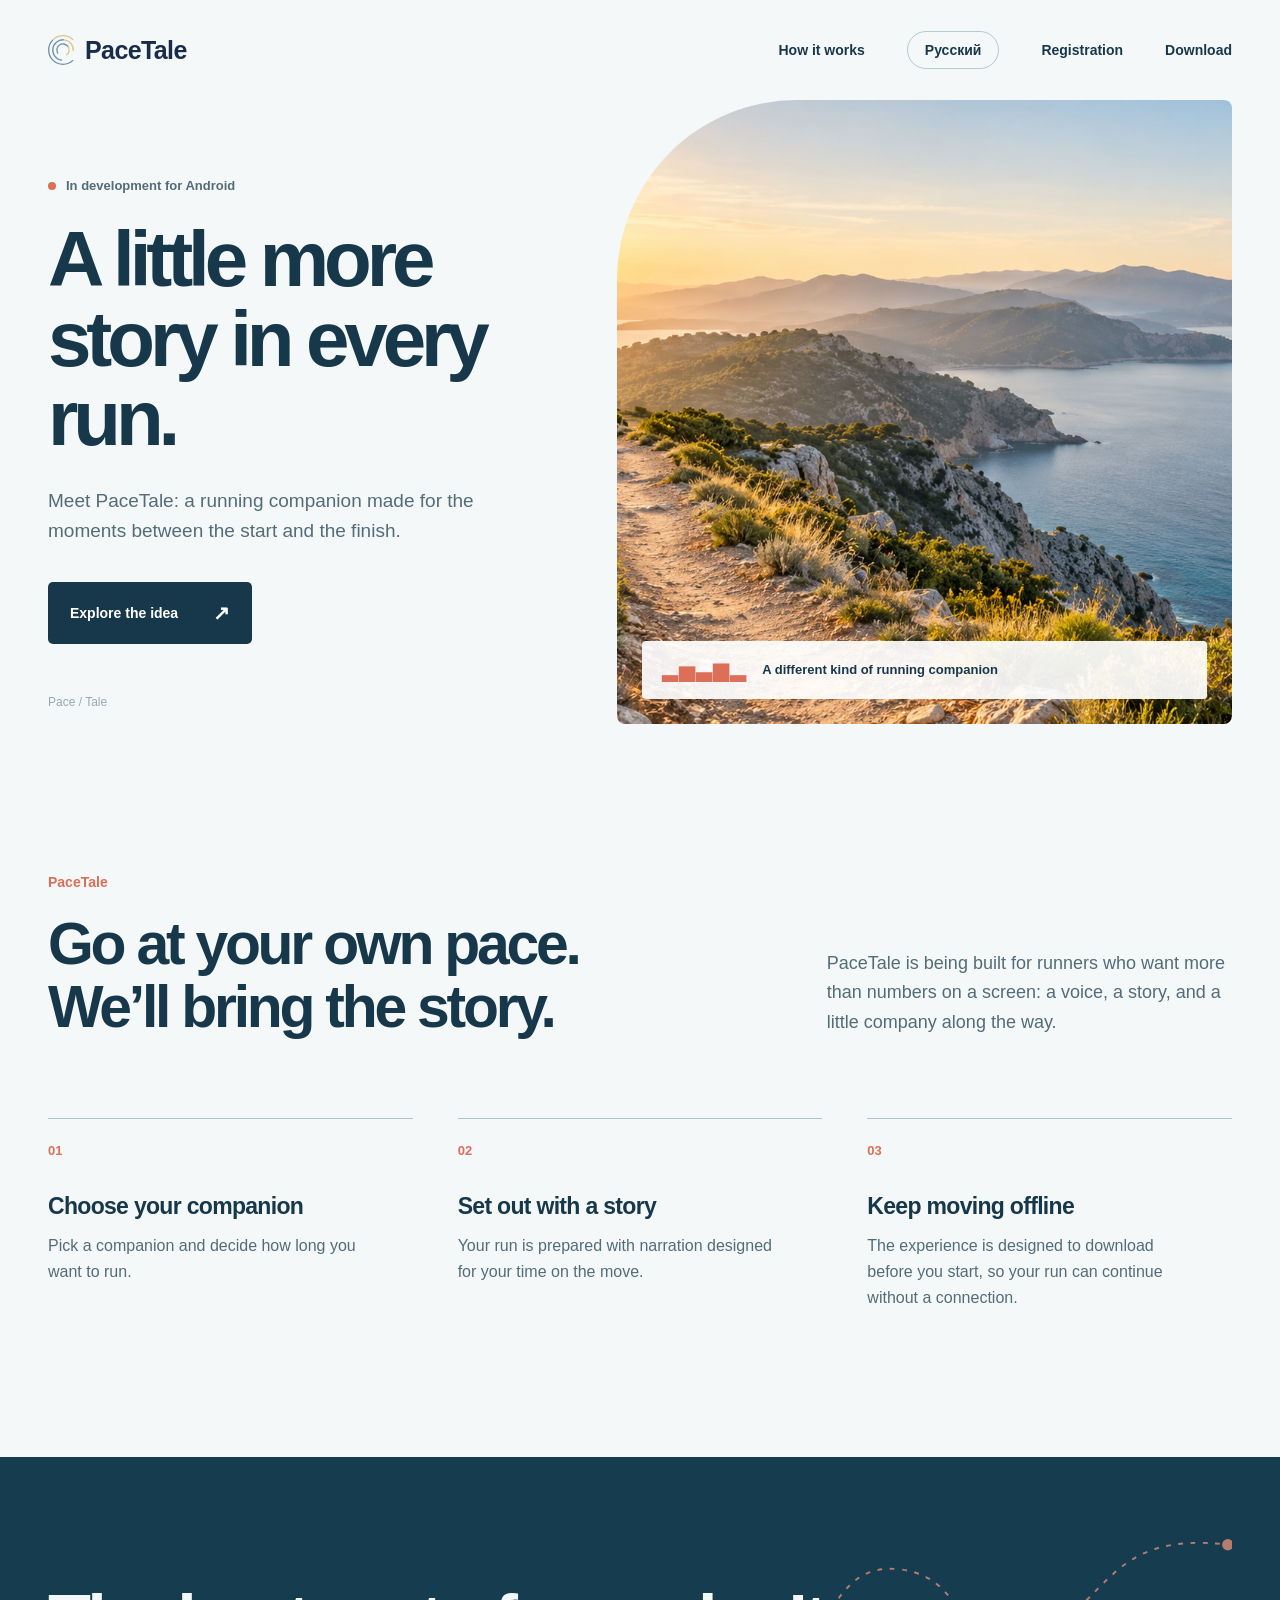
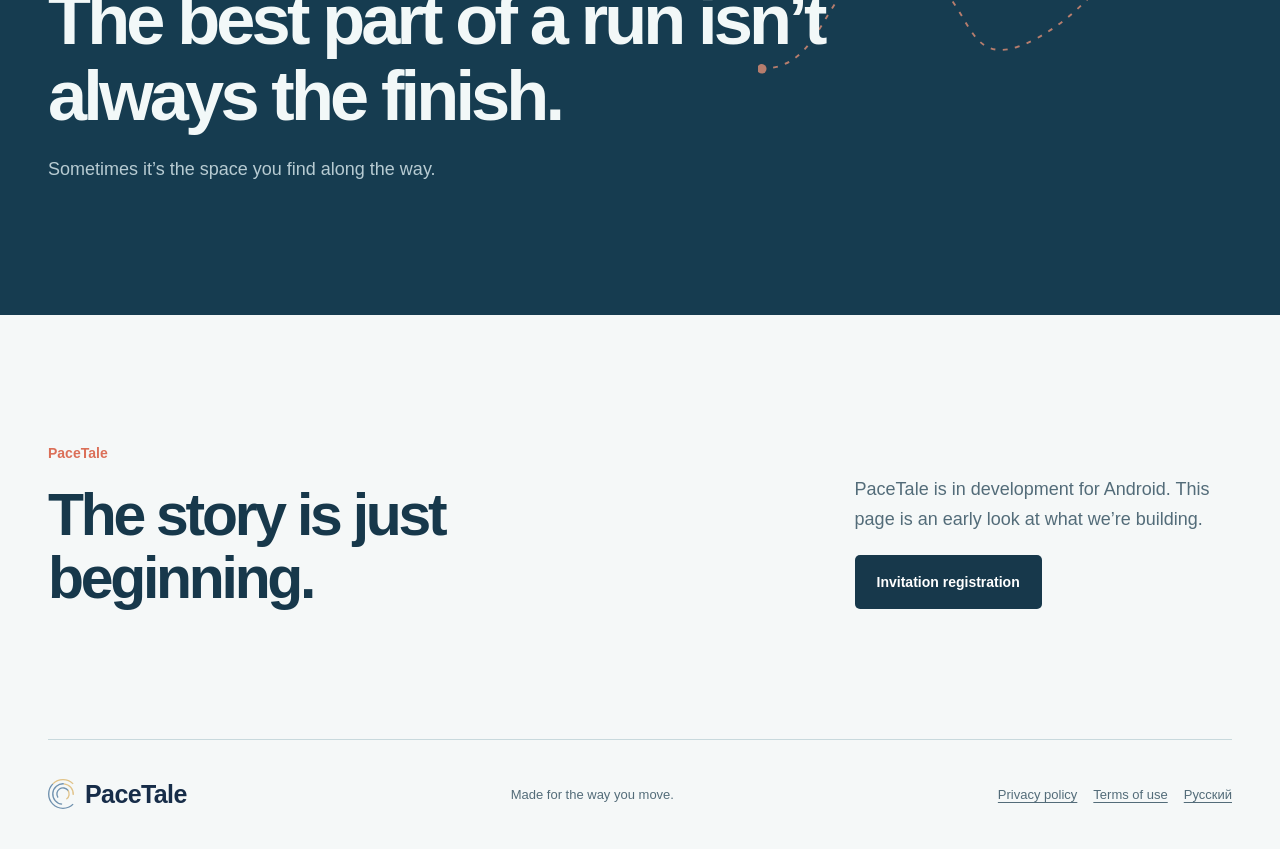
<file: index.html>
<!doctype html>
<html lang="en">
  <head>
    <meta charset="utf-8" />
    <meta name="viewport" content="width=device-width, initial-scale=1" />
    <meta
      name="description"
      content="Meet PaceTale: a running companion made for the moments between the start and the finish."
    />
    <title>PaceTale — A little more story in every run.</title>
    <link rel="icon" href="assets/pacetale-mark.svg" type="image/svg+xml" />
    <link rel="stylesheet" href="style.css" />
  </head>
  <body>
    <header class="header wrap">
      <a class="logo" href="#top">
        <img
          class="logo-mark"
          src="assets/pacetale-mark.svg"
          alt=""
          width="30"
          height="30"
        />
        PaceTale
      </a>
      <nav aria-label="Main navigation">
        <a href="#how">How it works</a
        ><a class="language" href="ru.html" hreflang="ru">Русский</a>
        <a href="register.html">Registration</a>
        <a href="download/index.html">Download</a>
      </nav>
    </header>
    <main id="top">
      <section class="hero wrap">
        <div class="hero-copy">
          <p class="status"><span></span>In development for Android</p>
          <h1>A little more story in every run.</h1>
          <p class="lead">
            Meet PaceTale: a running companion made for the moments between the
            start and the finish.
          </p>
          <a class="button" href="#how"
            >Explore the idea <span aria-hidden="true">↗</span></a
          >
        </div>
        <div class="hero-image">
          <img
            src="assets/coastal-trail.png"
            alt="A coastal trail overlooking the sea at sunset"
          />
          <div class="image-caption">
            <span class="sound" aria-hidden="true">▂▅▃▆▂</span
            ><span>A different kind of running companion</span>
          </div>
        </div>
        <span class="hero-index" aria-hidden="true">Pace / Tale</span>
      </section>
      <section id="how" class="intro wrap">
        <div>
          <p class="section-kicker">PaceTale</p>
          <h2>Go at your own pace. We’ll bring the story.</h2>
        </div>
        <p class="intro-copy">
          PaceTale is being built for runners who want more than numbers on a
          screen: a voice, a story, and a little company along the way.
        </p>
      </section>
      <section class="steps wrap" aria-label="How it works">
        <article>
          <span>01</span>
          <h3>Choose your companion</h3>
          <p>Pick a companion and decide how long you want to run.</p>
        </article>
        <article>
          <span>02</span>
          <h3>Set out with a story</h3>
          <p>
            Your run is prepared with narration designed for your time on the
            move.
          </p>
        </article>
        <article>
          <span>03</span>
          <h3>Keep moving offline</h3>
          <p>
            The experience is designed to download before you start, so your run
            can continue without a connection.
          </p>
        </article>
      </section>
      <section class="statement">
        <div class="wrap statement-inner">
          <div class="route" aria-hidden="true">
            <svg viewBox="0 0 500 190" fill="none">
              <path
                d="M3 155 C80 155 65 40 150 50 S205 168 290 125 S369 9 497 24"
                stroke="currentColor"
                stroke-width="2"
                stroke-dasharray="5 8"
              />
              <circle cx="4" cy="155" r="5" fill="currentColor" />
              <circle cx="496" cy="24" r="6" fill="currentColor" />
            </svg>
          </div>
          <blockquote>
            The best part of a run isn’t always the finish.
          </blockquote>
          <p>Sometimes it’s the space you find along the way.</p>
        </div>
      </section>
      <section class="closing wrap">
        <div>
          <p class="section-kicker">PaceTale</p>
          <h2>The story is just beginning.</h2>
        </div>
        <div class="closing-action">
          <p>
            PaceTale is in development for Android. This page is an early look
            at what we’re building.
          </p>
          <a class="button" href="register.html">Invitation registration</a>
        </div>
      </section>
    </main>
    <footer class="wrap footer">
      <a class="logo" href="#top">
        <img
          class="logo-mark"
          src="assets/pacetale-mark.svg"
          alt=""
          width="30"
          height="30"
        />
        PaceTale
      </a>
      <p>Made for the way you move.</p>
      <div class="footer-links">
        <a href="privacy/index.html">Privacy policy</a>
        <a href="terms/index.html">Terms of use</a>
        <a href="ru.html" hreflang="ru">Русский</a>
      </div>
    </footer>
  </body>
</html>
</file>
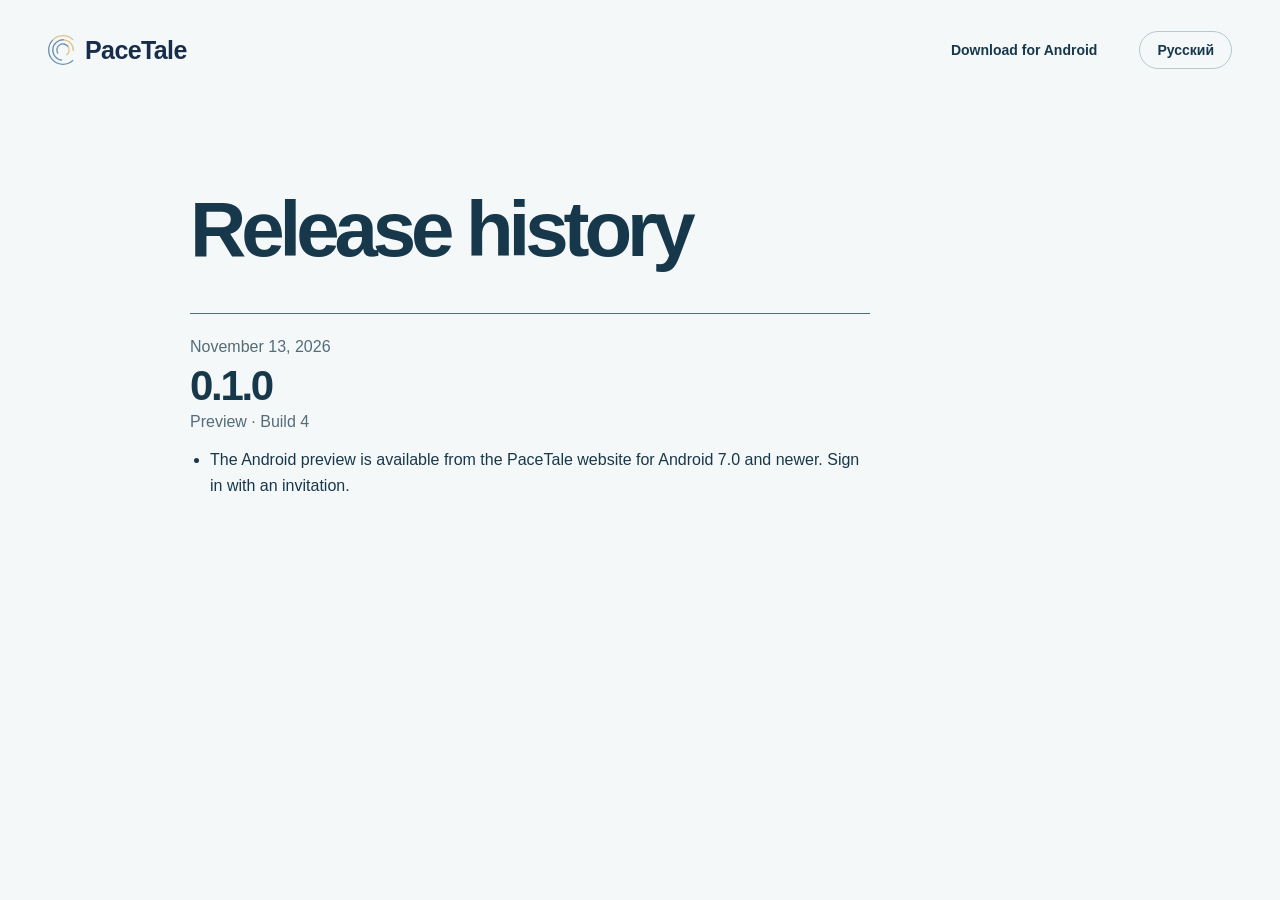
<file: changelog/index.html>
<!doctype html>
<html lang="en">
  <head>
    <meta charset="utf-8" />
    <meta name="viewport" content="width=device-width, initial-scale=1" />
    <title>Release history | PaceTale</title>
    <link rel="icon" href="../assets/pacetale-mark.svg" type="image/svg+xml" />
    <link rel="stylesheet" href="../style.css" />
    <script type="module" src="history.js"></script>
  </head>
  <body>
    <header class="header wrap">
      <a class="logo" href="../index.html">
        <img
          class="logo-mark"
          src="../assets/pacetale-mark.svg"
          alt=""
          width="30"
          height="30"
        />
        PaceTale
      </a>
      <nav aria-label="Page navigation">
        <a href="../download/index.html">Download for Android</a>
        <a class="language" href="ru.html" lang="ru" hreflang="ru">Русский</a>
      </nav>
    </header>
    <main class="download-page changelog-page wrap">
      <h1>Release history</h1>
      <p class="changelog-status" role="status" hidden>
        Release notes are currently unavailable.
      </p>
      <noscript><p>Release notes are currently unavailable.</p></noscript>
      <div class="changelog-entries" aria-busy="true"></div>
    </main>
  </body>
</html>
</file>
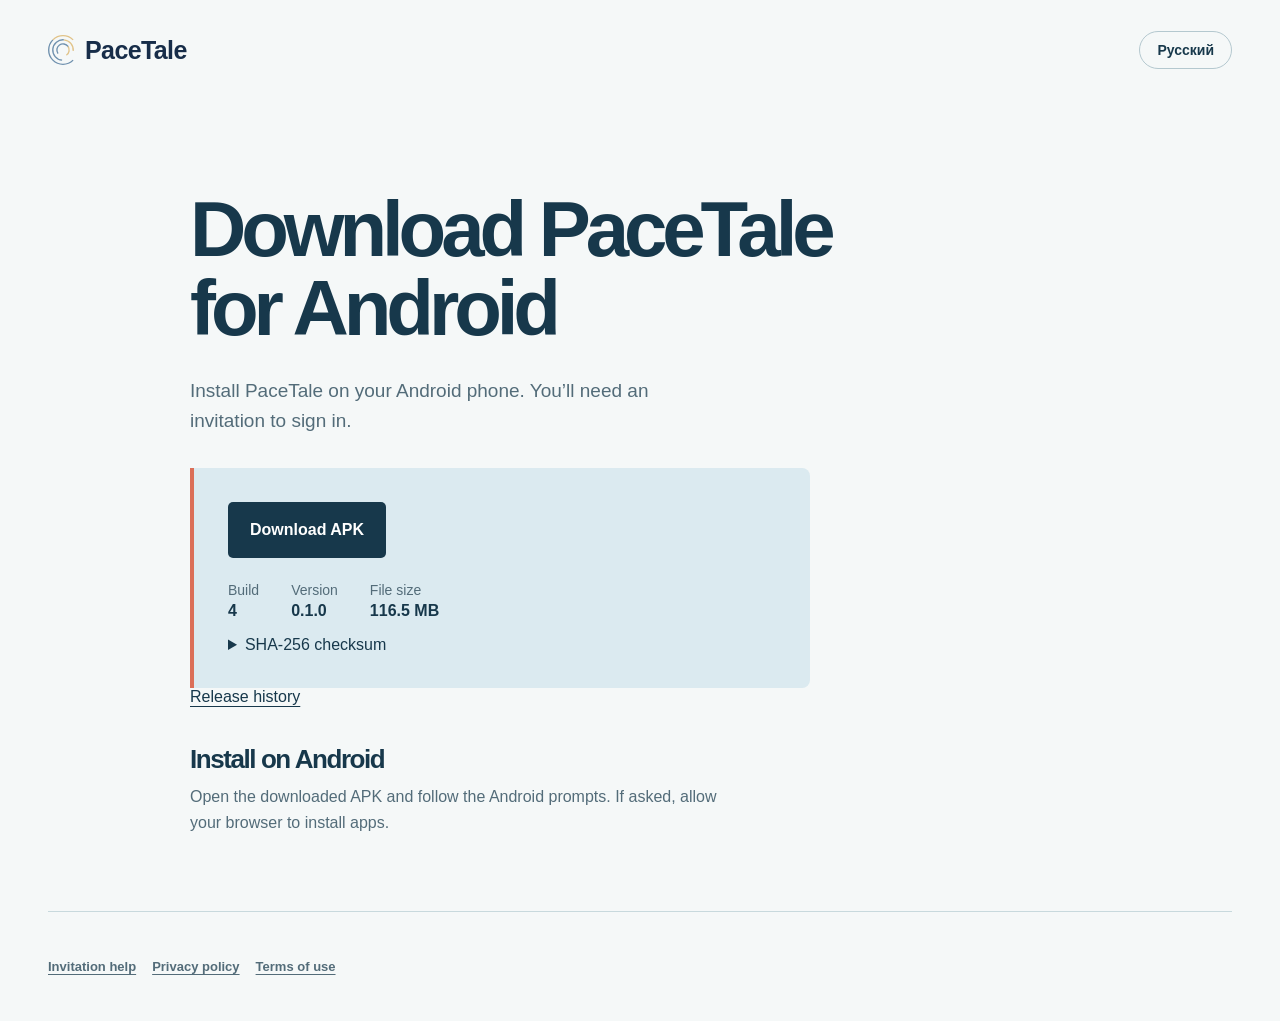
<file: download/index.html>
<!doctype html>
<html lang="en">
  <head>
    <meta charset="utf-8" />
    <meta name="viewport" content="width=device-width, initial-scale=1" />
    <title>Download PaceTale for Android</title>
    <link rel="icon" href="../assets/pacetale-mark.svg" type="image/svg+xml" />
    <link rel="stylesheet" href="../style.css" />
    <script type="module" src="release.js"></script>
  </head>
  <body>
    <header class="header wrap">
      <a class="logo" href="../index.html">
        <img
          class="logo-mark"
          src="../assets/pacetale-mark.svg"
          alt=""
          width="30"
          height="30"
        />
        PaceTale
      </a>
      <nav aria-label="Language">
        <a class="language" href="ru.html" lang="ru" hreflang="ru">Русский</a>
      </nav>
    </header>
    <main class="download-page wrap">
      <h1>Download PaceTale for Android</h1>
      <p class="lead">
        Install PaceTale on your Android phone. You’ll need an invitation to
        sign in.
      </p>
      <section class="download-release" aria-label="APK">
        <p class="download-status" role="status">
          The APK is currently unavailable. Check back here for the next build.
        </p>
        <div class="download-ready" hidden>
          <a class="button download-button" referrerpolicy="no-referrer"
            >Download APK</a
          >
          <dl class="download-meta">
            <div hidden data-build-row>
              <dt>Build</dt>
              <dd data-release="build"></dd>
            </div>
            <div>
              <dt>Version</dt>
              <dd data-release="version"></dd>
            </div>
            <div>
              <dt>File size</dt>
              <dd data-release="size"></dd>
            </div>
          </dl>
          <details class="download-checksum">
            <summary>SHA-256 checksum</summary>
            <code data-release="sha256"></code>
          </details>
        </div>
      </section>
      <p class="download-history">
        <a data-release-history href="../changelog/">Release history</a>
      </p>
      <section class="download-install" hidden>
        <h2>Install on Android</h2>
        <p>
          Open the downloaded APK and follow the Android prompts. If asked,
          allow your browser to install apps.
        </p>
      </section>
    </main>
    <footer class="wrap footer registration-footer">
      <nav class="footer-links" aria-label="Useful links">
        <a href="../register.html">Invitation help</a>
        <a href="../privacy/index.html">Privacy policy</a>
        <a href="../terms/index.html">Terms of use</a>
      </nav>
    </footer>
  </body>
</html>
</file>
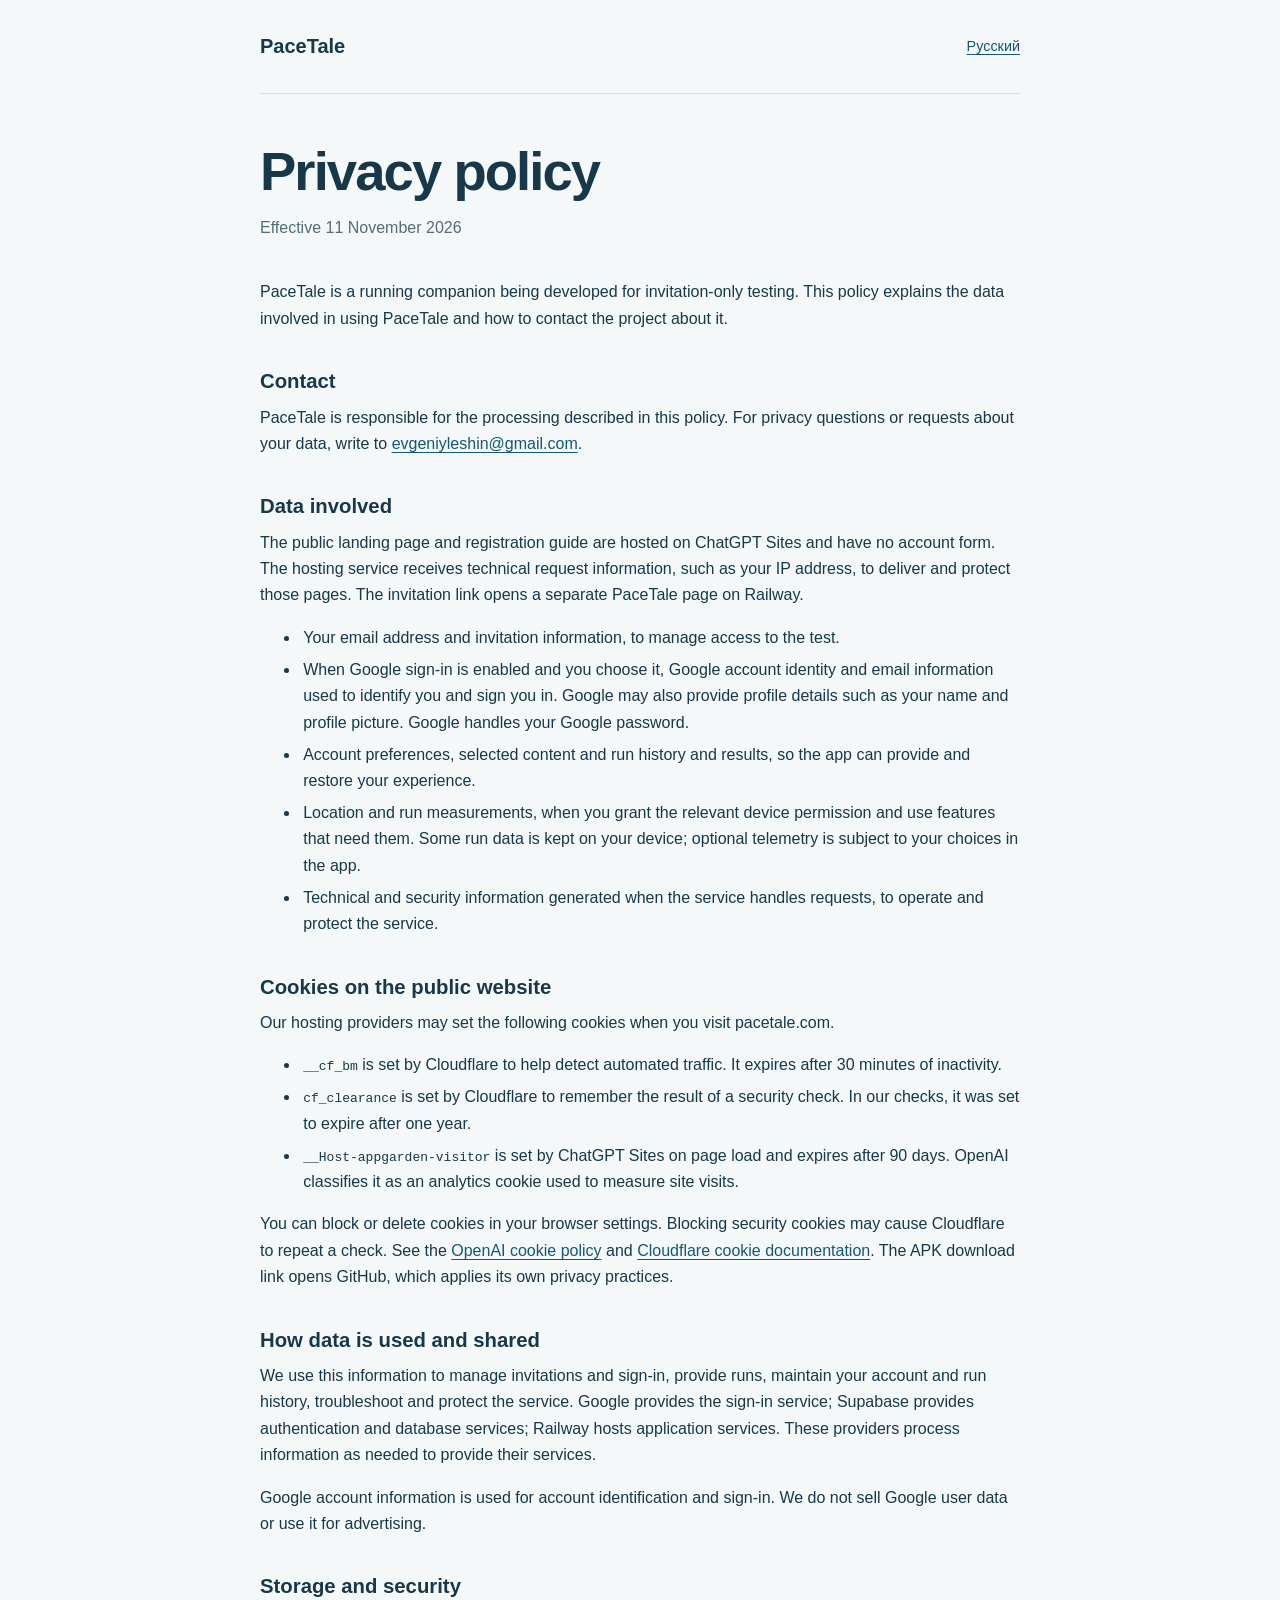
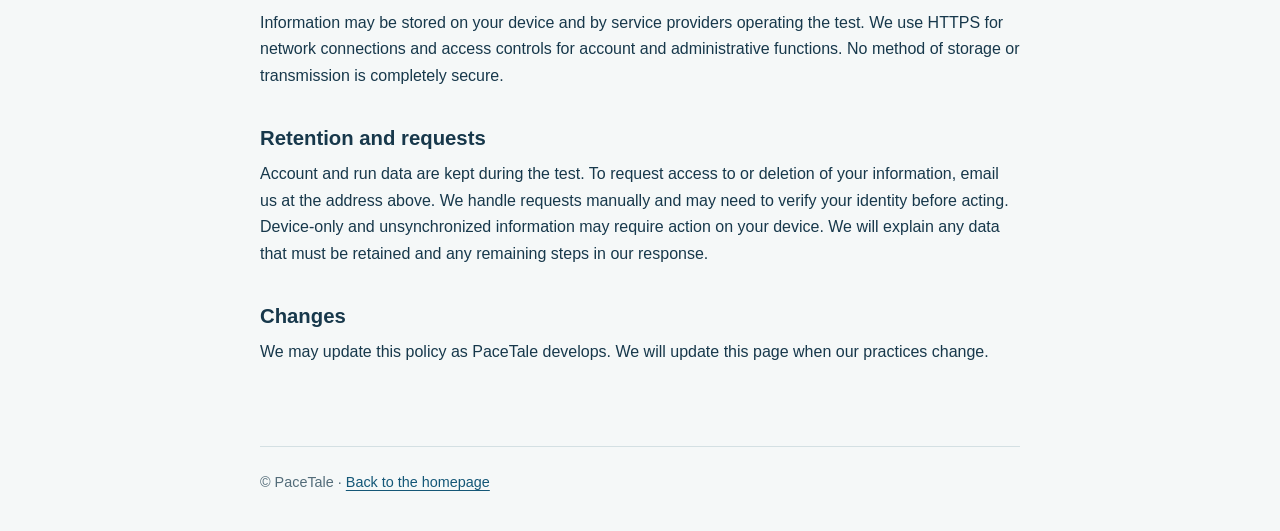
<file: privacy/index.html>
<!doctype html>
<html lang="en">
  <head>
    <meta charset="utf-8" />
    <meta name="viewport" content="width=device-width, initial-scale=1" />
    <title>Privacy policy — PaceTale</title>
    <link rel="stylesheet" href="style.css" />
  </head>
  <body>
    <header>
      <a class="brand" href="../index.html">PaceTale</a
      ><a class="language" href="ru.html" hreflang="ru">Русский</a>
    </header>
    <main>
      <h1>Privacy policy</h1>
      <p class="updated">Effective 11 November 2026</p>
      <p>
        PaceTale is a running companion being developed for invitation-only
        testing. This policy explains the data involved in using PaceTale and
        how to contact the project about it.
      </p>
      <h2>Contact</h2>
      <p>
        PaceTale is responsible for the processing described in this policy. For
        privacy questions or requests about your data, write to
        <a href="mailto:evgeniyleshin@gmail.com">evgeniyleshin@gmail.com</a>.
      </p>
      <h2>Data involved</h2>
      <p>
        The public landing page and registration guide are hosted on ChatGPT
        Sites and have no account form. The hosting service receives technical
        request information, such as your IP address, to deliver and protect
        those pages. The invitation link opens a separate PaceTale page on
        Railway.
      </p>
      <ul>
        <li>
          Your email address and invitation information, to manage access to the
          test.
        </li>
        <li>
          When Google sign-in is enabled and you choose it, Google account
          identity and email information used to identify you and sign you in.
          Google may also provide profile details such as your name and profile
          picture. Google handles your Google password.
        </li>
        <li>
          Account preferences, selected content and run history and results, so
          the app can provide and restore your experience.
        </li>
        <li>
          Location and run measurements, when you grant the relevant device
          permission and use features that need them. Some run data is kept on
          your device; optional telemetry is subject to your choices in the app.
        </li>
        <li>
          Technical and security information generated when the service handles
          requests, to operate and protect the service.
        </li>
      </ul>
      <h2 id="cookies">Cookies on the public website</h2>
      <p>
        Our hosting providers may set the following cookies when you visit
        pacetale.com.
      </p>
      <ul>
        <li>
          <code>__cf_bm</code> is set by Cloudflare to help detect automated
          traffic. It expires after 30 minutes of inactivity.
        </li>
        <li>
          <code>cf_clearance</code> is set by Cloudflare to remember the result
          of a security check. In our checks, it was set to expire after one
          year.
        </li>
        <li>
          <code>__Host-appgarden-visitor</code> is set by ChatGPT Sites on page
          load and expires after 90 days. OpenAI classifies it as an analytics
          cookie used to measure site visits.
        </li>
      </ul>
      <p>
        You can block or delete cookies in your browser settings. Blocking
        security cookies may cause Cloudflare to repeat a check. See the
        <a href="https://openai.com/policies/cookie-policy/"
          >OpenAI cookie policy</a
        >
        and
        <a
          href="https://developers.cloudflare.com/fundamentals/reference/policies-compliances/cloudflare-cookies/"
          >Cloudflare cookie documentation</a
        >. The APK download link opens GitHub, which applies its own privacy
        practices.
      </p>
      <h2>How data is used and shared</h2>
      <p>
        We use this information to manage invitations and sign-in, provide runs,
        maintain your account and run history, troubleshoot and protect the
        service. Google provides the sign-in service; Supabase provides
        authentication and database services; Railway hosts application
        services. These providers process information as needed to provide their
        services.
      </p>
      <p>
        Google account information is used for account identification and
        sign-in. We do not sell Google user data or use it for advertising.
      </p>
      <h2>Storage and security</h2>
      <p>
        Information may be stored on your device and by service providers
        operating the test. We use HTTPS for network connections and access
        controls for account and administrative functions. No method of storage
        or transmission is completely secure.
      </p>
      <h2>Retention and requests</h2>
      <p>
        Account and run data are kept during the test. To request access to or
        deletion of your information, email us at the address above. We handle
        requests manually and may need to verify your identity before acting.
        Device-only and unsynchronized information may require action on your
        device. We will explain any data that must be retained and any remaining
        steps in our response.
      </p>
      <h2>Changes</h2>
      <p>
        We may update this policy as PaceTale develops. We will update this page
        when our practices change.
      </p>
    </main>
    <footer>
      © PaceTale · <a href="../index.html">Back to the homepage</a>
    </footer>
  </body>
</html>
</file>
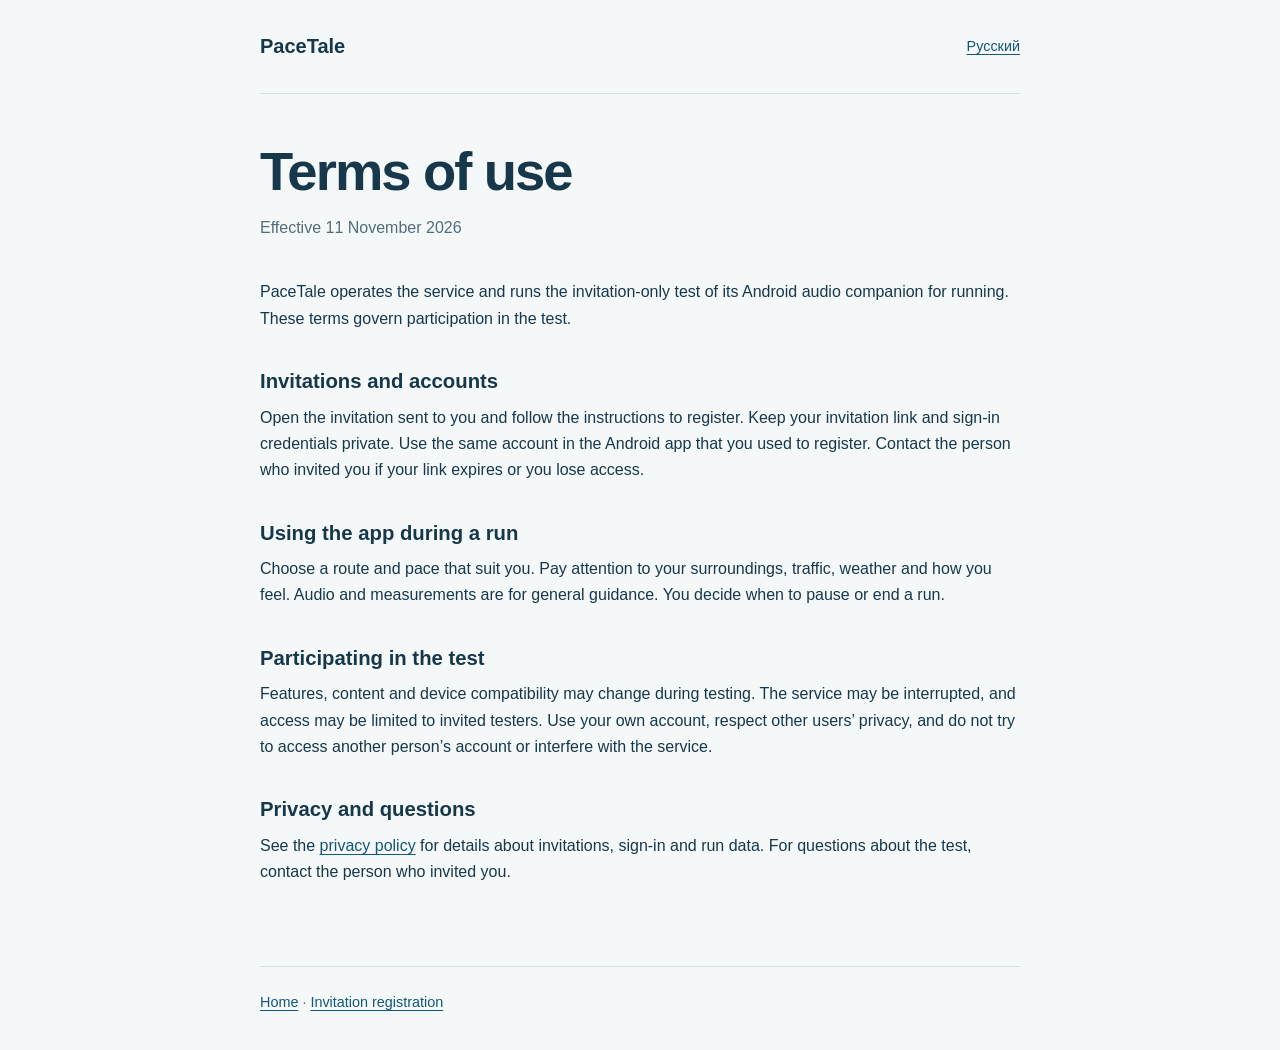
<file: terms/index.html>
<!doctype html>
<html lang="en">
  <head>
    <meta charset="utf-8" />
    <meta name="viewport" content="width=device-width, initial-scale=1" />
    <title>Terms of use · PaceTale</title>
    <link rel="icon" href="../assets/pacetale-mark.svg" type="image/svg+xml" />
    <link rel="stylesheet" href="../privacy/style.css" />
  </head>
  <body>
    <header>
      <a class="brand" href="../index.html">PaceTale</a>
      <a class="language" href="ru.html" lang="ru" hreflang="ru">Русский</a>
    </header>
    <main>
      <h1>Terms of use</h1>
      <p class="updated">Effective 11 November 2026</p>
      <p>
        PaceTale operates the service and runs the invitation-only test of its
        Android audio companion for running. These terms govern participation in
        the test.
      </p>
      <h2>Invitations and accounts</h2>
      <p>
        Open the invitation sent to you and follow the instructions to register.
        Keep your invitation link and sign-in credentials private. Use the same
        account in the Android app that you used to register. Contact the person
        who invited you if your link expires or you lose access.
      </p>
      <h2>Using the app during a run</h2>
      <p>
        Choose a route and pace that suit you. Pay attention to your
        surroundings, traffic, weather and how you feel. Audio and measurements
        are for general guidance. You decide when to pause or end a run.
      </p>
      <h2>Participating in the test</h2>
      <p>
        Features, content and device compatibility may change during testing.
        The service may be interrupted, and access may be limited to invited
        testers. Use your own account, respect other users’ privacy, and do not
        try to access another person’s account or interfere with the service.
      </p>
      <h2>Privacy and questions</h2>
      <p>
        See the <a href="../privacy/index.html">privacy policy</a> for details
        about invitations, sign-in and run data. For questions about the test,
        contact the person who invited you.
      </p>
    </main>
    <footer>
      <a href="../index.html">Home</a> ·
      <a href="../register.html">Invitation registration</a>
    </footer>
  </body>
</html>
</file>
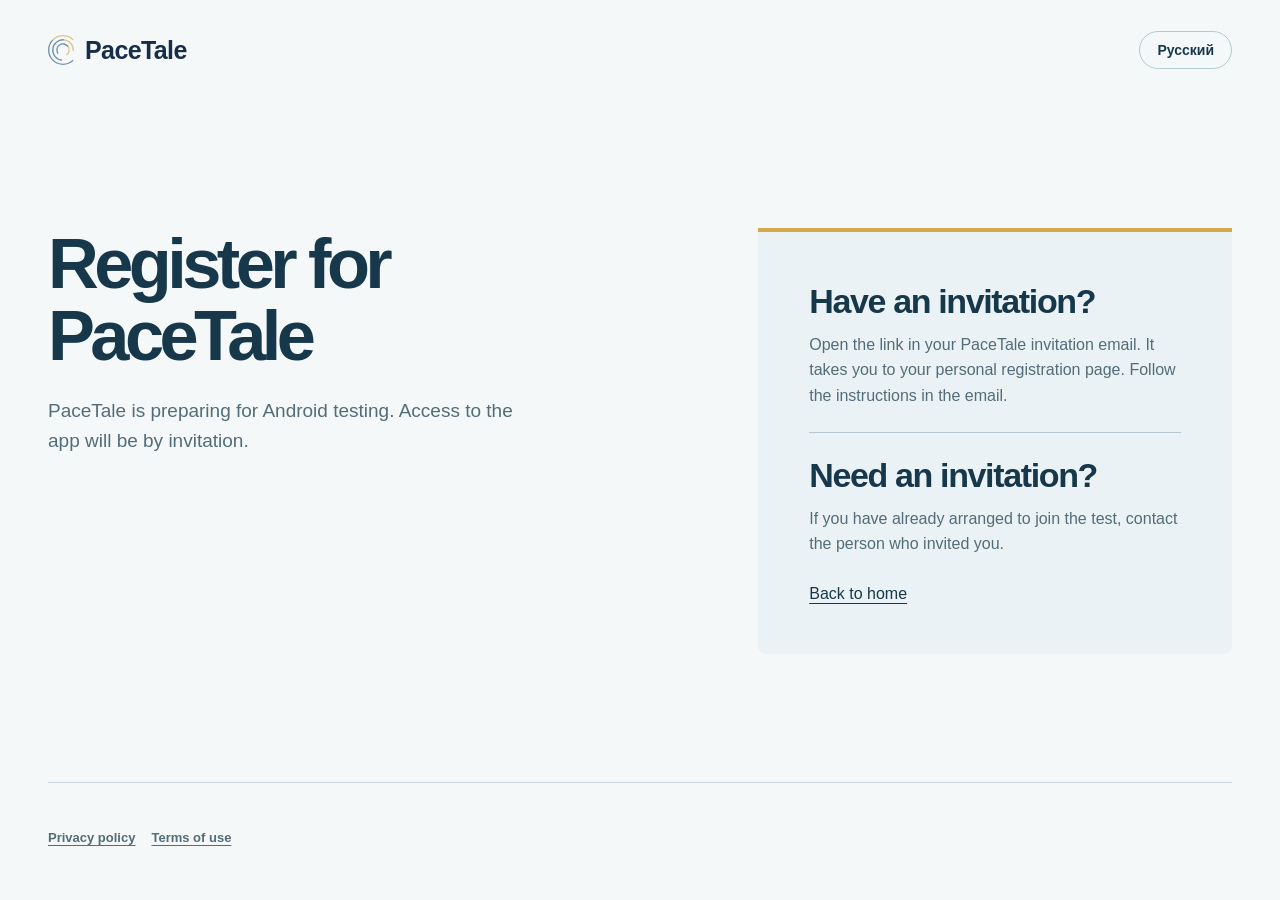
<file: register.html>
<!doctype html>
<html lang="en">
  <head>
    <meta charset="utf-8" />
    <meta name="viewport" content="width=device-width, initial-scale=1" />
    <meta name="referrer" content="no-referrer" />
    <meta
      name="description"
      content="PaceTale is preparing for Android testing. Access to the app will be by invitation."
    />
    <title>Register for PaceTale · PaceTale</title>
    <link rel="icon" href="assets/pacetale-mark.svg" type="image/svg+xml" />
    <link rel="stylesheet" href="style.css" />
  </head>
  <body>
    <header class="header wrap">
      <a class="logo" href="index.html"
        ><img
          class="logo-mark"
          src="assets/pacetale-mark.svg"
          width="30"
          height="30"
          alt=""
        />PaceTale</a
      >
      <nav aria-label="Main navigation">
        <a class="language" href="register.ru.html" lang="ru" hreflang="ru"
          >Русский</a
        >
      </nav>
    </header>
    <main class="registration wrap">
      <div class="registration-intro">
        <h1>Register for PaceTale</h1>
        <p class="lead">
          PaceTale is preparing for Android testing. Access to the app will be
          by invitation.
        </p>
      </div>
      <div class="registration-details">
        <section>
          <h2>Have an invitation?</h2>
          <p>
            Open the link in your PaceTale invitation email. It takes you to
            your personal registration page. Follow the instructions in the
            email.
          </p>
        </section>
        <section>
          <h2>Need an invitation?</h2>
          <p>
            If you have already arranged to join the test, contact the person
            who invited you.
          </p>
        </section>
        <a class="registration-back" href="index.html">Back to home</a>
      </div>
    </main>
    <footer class="wrap footer registration-footer">
      <nav class="footer-links" aria-label="Legal information">
        <a href="privacy/index.html">Privacy policy</a>
        <a href="terms/index.html">Terms of use</a>
      </nav>
    </footer>
  </body>
</html>
</file>
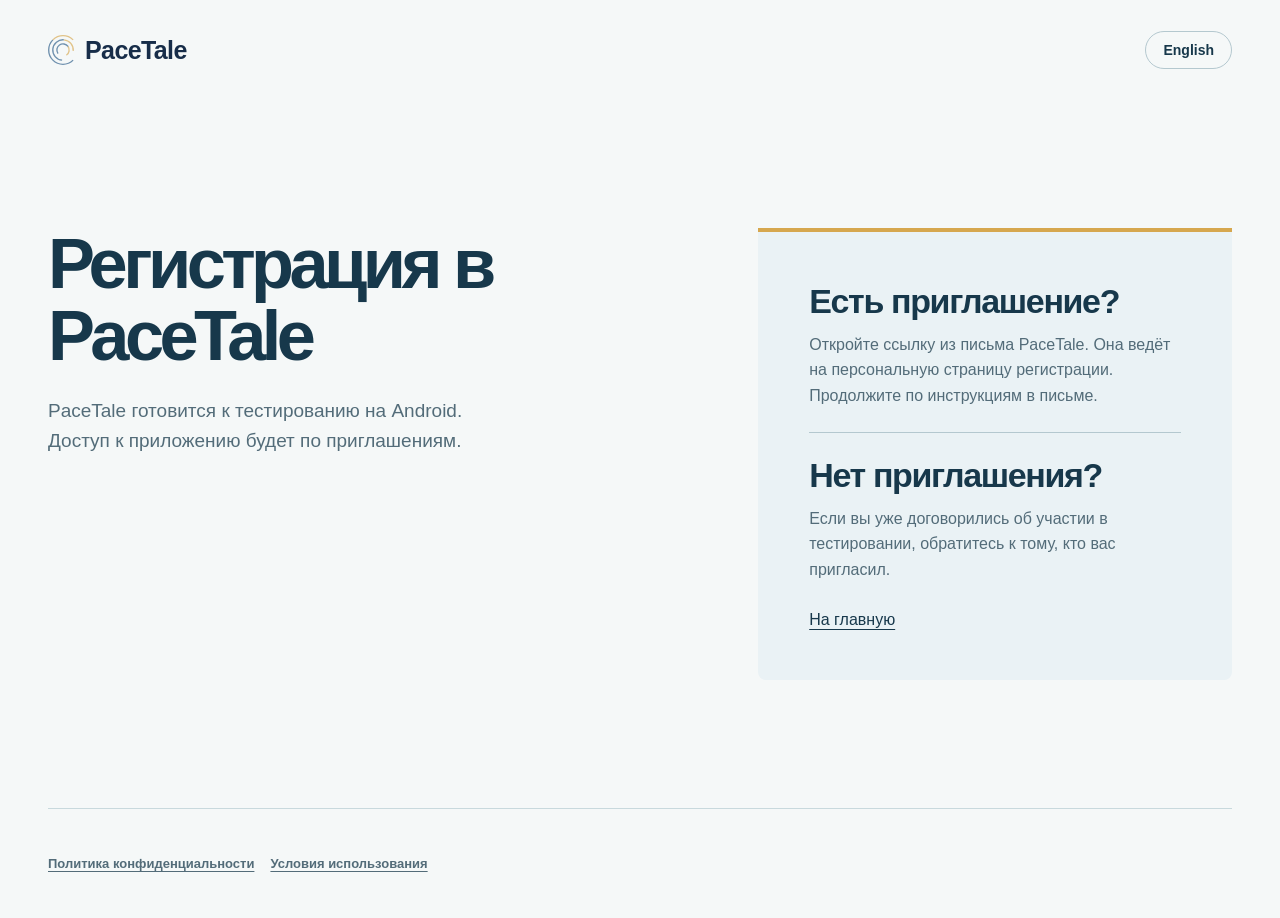
<file: register.ru.html>
<!doctype html>
<html lang="ru">
  <head>
    <meta charset="utf-8" />
    <meta name="viewport" content="width=device-width, initial-scale=1" />
    <meta name="referrer" content="no-referrer" />
    <meta
      name="description"
      content="PaceTale готовится к тестированию на Android. Доступ к приложению будет по приглашениям."
    />
    <title>Регистрация в PaceTale · PaceTale</title>
    <link rel="icon" href="assets/pacetale-mark.svg" type="image/svg+xml" />
    <link rel="stylesheet" href="style.css" />
  </head>
  <body>
    <header class="header wrap">
      <a class="logo" href="ru.html"
        ><img
          class="logo-mark"
          src="assets/pacetale-mark.svg"
          width="30"
          height="30"
          alt=""
        />PaceTale</a
      >
      <nav aria-label="Основная навигация">
        <a class="language" href="register.html" lang="en" hreflang="en"
          >English</a
        >
      </nav>
    </header>
    <main class="registration wrap">
      <div class="registration-intro">
        <h1>Регистрация в PaceTale</h1>
        <p class="lead">
          PaceTale готовится к тестированию на Android. Доступ к приложению
          будет по приглашениям.
        </p>
      </div>
      <div class="registration-details">
        <section>
          <h2>Есть приглашение?</h2>
          <p>
            Откройте ссылку из письма PaceTale. Она ведёт на персональную
            страницу регистрации. Продолжите по инструкциям в письме.
          </p>
        </section>
        <section>
          <h2>Нет приглашения?</h2>
          <p>
            Если вы уже договорились об участии в тестировании, обратитесь к
            тому, кто вас пригласил.
          </p>
        </section>
        <a class="registration-back" href="ru.html">На главную</a>
      </div>
    </main>
    <footer class="wrap footer registration-footer">
      <nav class="footer-links" aria-label="Правовая информация">
        <a href="privacy/ru.html">Политика конфиденциальности</a>
        <a href="terms/ru.html">Условия использования</a>
      </nav>
    </footer>
  </body>
</html>
</file>
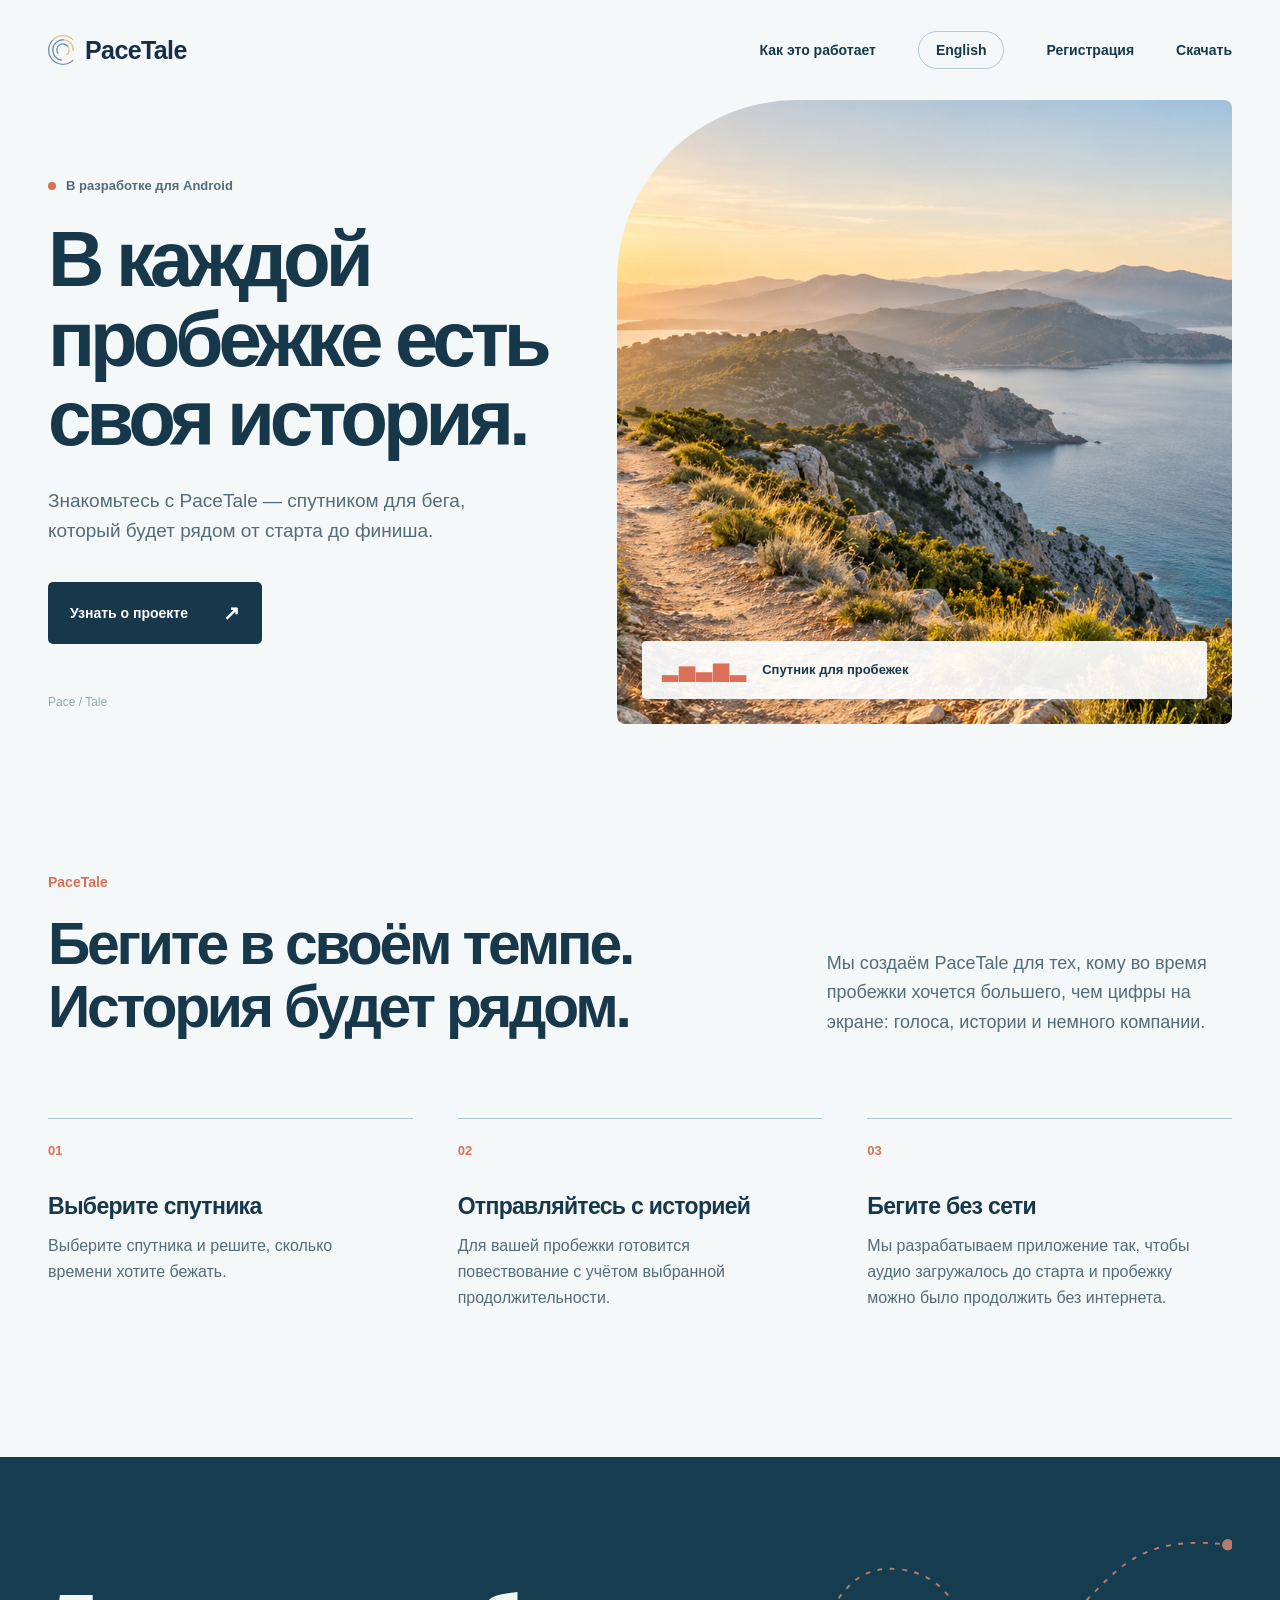
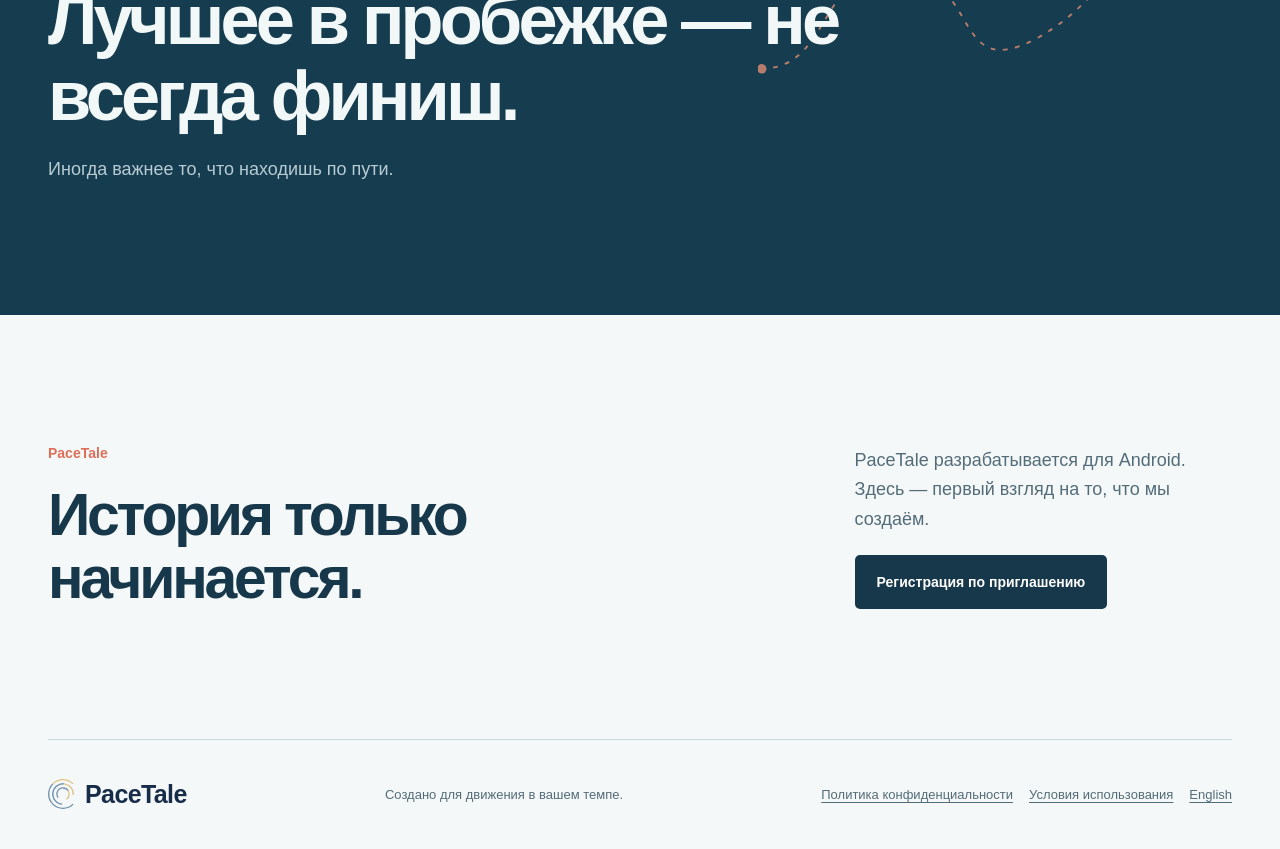
<file: ru.html>
<!doctype html>
<html lang="ru">
  <head>
    <meta charset="utf-8" />
    <meta name="viewport" content="width=device-width, initial-scale=1" />
    <meta
      name="description"
      content="Знакомьтесь с PaceTale — спутником для бега, который будет рядом от старта до финиша."
    />
    <title>PaceTale — В каждой пробежке есть своя история.</title>
    <link rel="icon" href="assets/pacetale-mark.svg" type="image/svg+xml" />
    <link rel="stylesheet" href="style.css" />
  </head>
  <body>
    <header class="header wrap">
      <a class="logo" href="#top">
        <img
          class="logo-mark"
          src="assets/pacetale-mark.svg"
          alt=""
          width="30"
          height="30"
        />
        PaceTale
      </a>
      <nav aria-label="Основная навигация">
        <a href="#how">Как это работает</a
        ><a class="language" href="index.html" hreflang="en">English</a>
        <a href="register.ru.html">Регистрация</a>
        <a href="download/ru.html">Скачать</a>
      </nav>
    </header>
    <main id="top">
      <section class="hero wrap">
        <div class="hero-copy">
          <p class="status"><span></span>В разработке для Android</p>
          <h1>В каждой пробежке есть своя история.</h1>
          <p class="lead">
            Знакомьтесь с PaceTale — спутником для бега, который будет рядом от
            старта до финиша.
          </p>
          <a class="button" href="#how"
            >Узнать о проекте <span aria-hidden="true">↗</span></a
          >
        </div>
        <div class="hero-image">
          <img
            src="assets/coastal-trail.png"
            alt="Тропа вдоль моря на закате"
          />
          <div class="image-caption">
            <span class="sound" aria-hidden="true">▂▅▃▆▂</span
            ><span>Спутник для пробежек</span>
          </div>
        </div>
        <span class="hero-index" aria-hidden="true">Pace / Tale</span>
      </section>
      <section id="how" class="intro wrap">
        <div>
          <p class="section-kicker">PaceTale</p>
          <h2>Бегите в своём темпе. История будет рядом.</h2>
        </div>
        <p class="intro-copy">
          Мы создаём PaceTale для тех, кому во время пробежки хочется большего,
          чем цифры на экране: голоса, истории и немного компании.
        </p>
      </section>
      <section class="steps wrap" aria-label="Как это работает">
        <article>
          <span>01</span>
          <h3>Выберите спутника</h3>
          <p>Выберите спутника и решите, сколько времени хотите бежать.</p>
        </article>
        <article>
          <span>02</span>
          <h3>Отправляйтесь с историей</h3>
          <p>
            Для вашей пробежки готовится повествование с учётом выбранной
            продолжительности.
          </p>
        </article>
        <article>
          <span>03</span>
          <h3>Бегите без сети</h3>
          <p>
            Мы разрабатываем приложение так, чтобы аудио загружалось до старта и
            пробежку можно было продолжить без интернета.
          </p>
        </article>
      </section>
      <section class="statement">
        <div class="wrap statement-inner">
          <div class="route" aria-hidden="true">
            <svg viewBox="0 0 500 190" fill="none">
              <path
                d="M3 155 C80 155 65 40 150 50 S205 168 290 125 S369 9 497 24"
                stroke="currentColor"
                stroke-width="2"
                stroke-dasharray="5 8"
              />
              <circle cx="4" cy="155" r="5" fill="currentColor" />
              <circle cx="496" cy="24" r="6" fill="currentColor" />
            </svg>
          </div>
          <blockquote>Лучшее в пробежке — не всегда финиш.</blockquote>
          <p>Иногда важнее то, что находишь по пути.</p>
        </div>
      </section>
      <section class="closing wrap">
        <div>
          <p class="section-kicker">PaceTale</p>
          <h2>История только начинается.</h2>
        </div>
        <div class="closing-action">
          <p>
            PaceTale разрабатывается для Android. Здесь — первый взгляд на то,
            что мы создаём.
          </p>
          <a class="button" href="register.ru.html"
            >Регистрация по приглашению</a
          >
        </div>
      </section>
    </main>
    <footer class="wrap footer">
      <a class="logo" href="#top">
        <img
          class="logo-mark"
          src="assets/pacetale-mark.svg"
          alt=""
          width="30"
          height="30"
        />
        PaceTale
      </a>
      <p>Создано для движения в вашем темпе.</p>
      <div class="footer-links">
        <a href="privacy/ru.html">Политика конфиденциальности</a>
        <a href="terms/ru.html">Условия использования</a>
        <a href="index.html" hreflang="en">English</a>
      </div>
    </footer>
  </body>
</html>
</file>
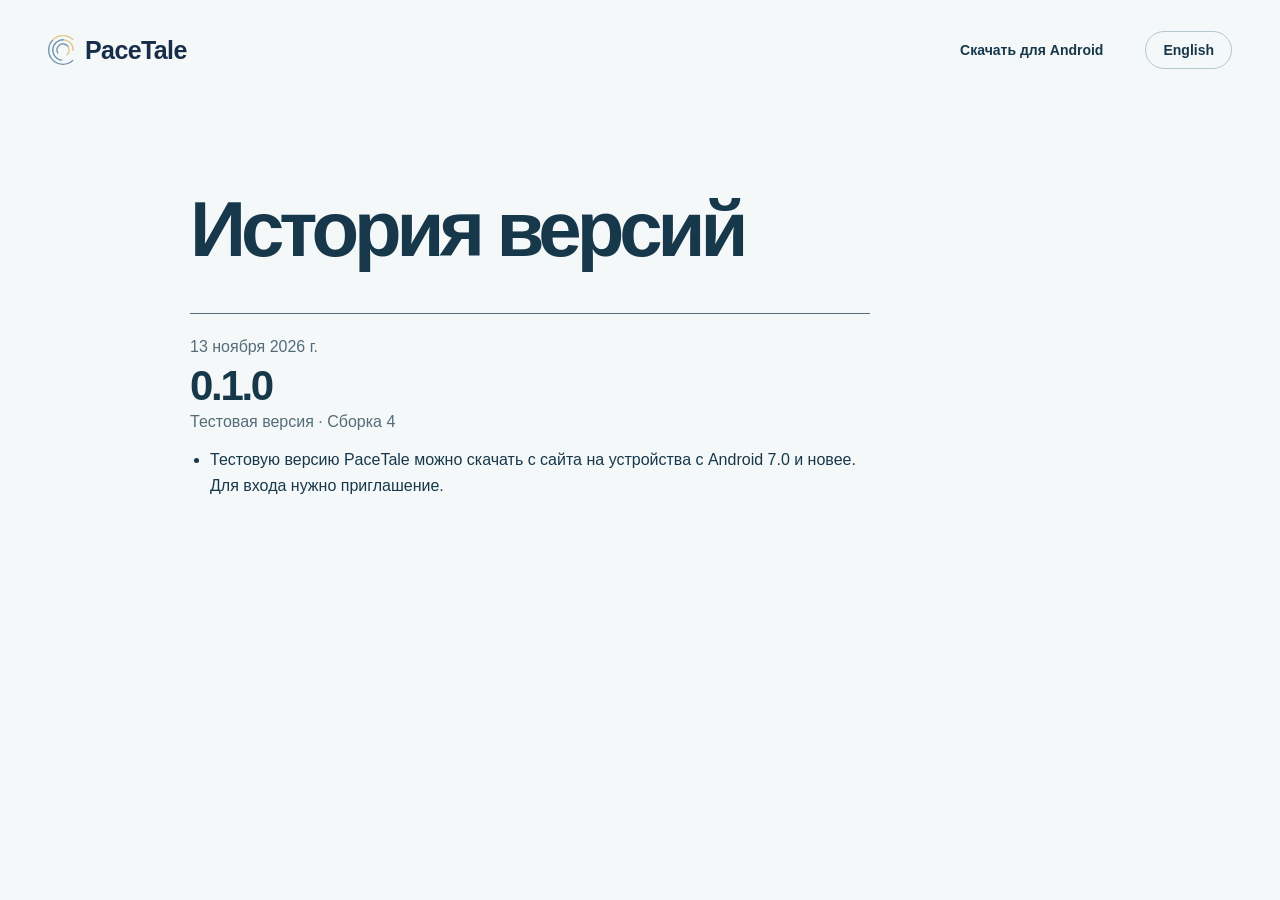
<file: changelog/ru.html>
<!doctype html>
<html lang="ru">
  <head>
    <meta charset="utf-8" />
    <meta name="viewport" content="width=device-width, initial-scale=1" />
    <title>История версий | PaceTale</title>
    <link rel="icon" href="../assets/pacetale-mark.svg" type="image/svg+xml" />
    <link rel="stylesheet" href="../style.css" />
    <script type="module" src="history.js"></script>
  </head>
  <body>
    <header class="header wrap">
      <a class="logo" href="../ru.html">
        <img
          class="logo-mark"
          src="../assets/pacetale-mark.svg"
          alt=""
          width="30"
          height="30"
        />
        PaceTale
      </a>
      <nav aria-label="Навигация">
        <a href="../download/ru.html">Скачать для Android</a>
        <a class="language" href="index.html" lang="en" hreflang="en"
          >English</a
        >
      </nav>
    </header>
    <main class="download-page changelog-page wrap">
      <h1>История версий</h1>
      <p class="changelog-status" role="status" hidden>
        История версий пока недоступна.
      </p>
      <noscript><p>История версий пока недоступна.</p></noscript>
      <div class="changelog-entries" aria-busy="true"></div>
    </main>
  </body>
</html>
</file>
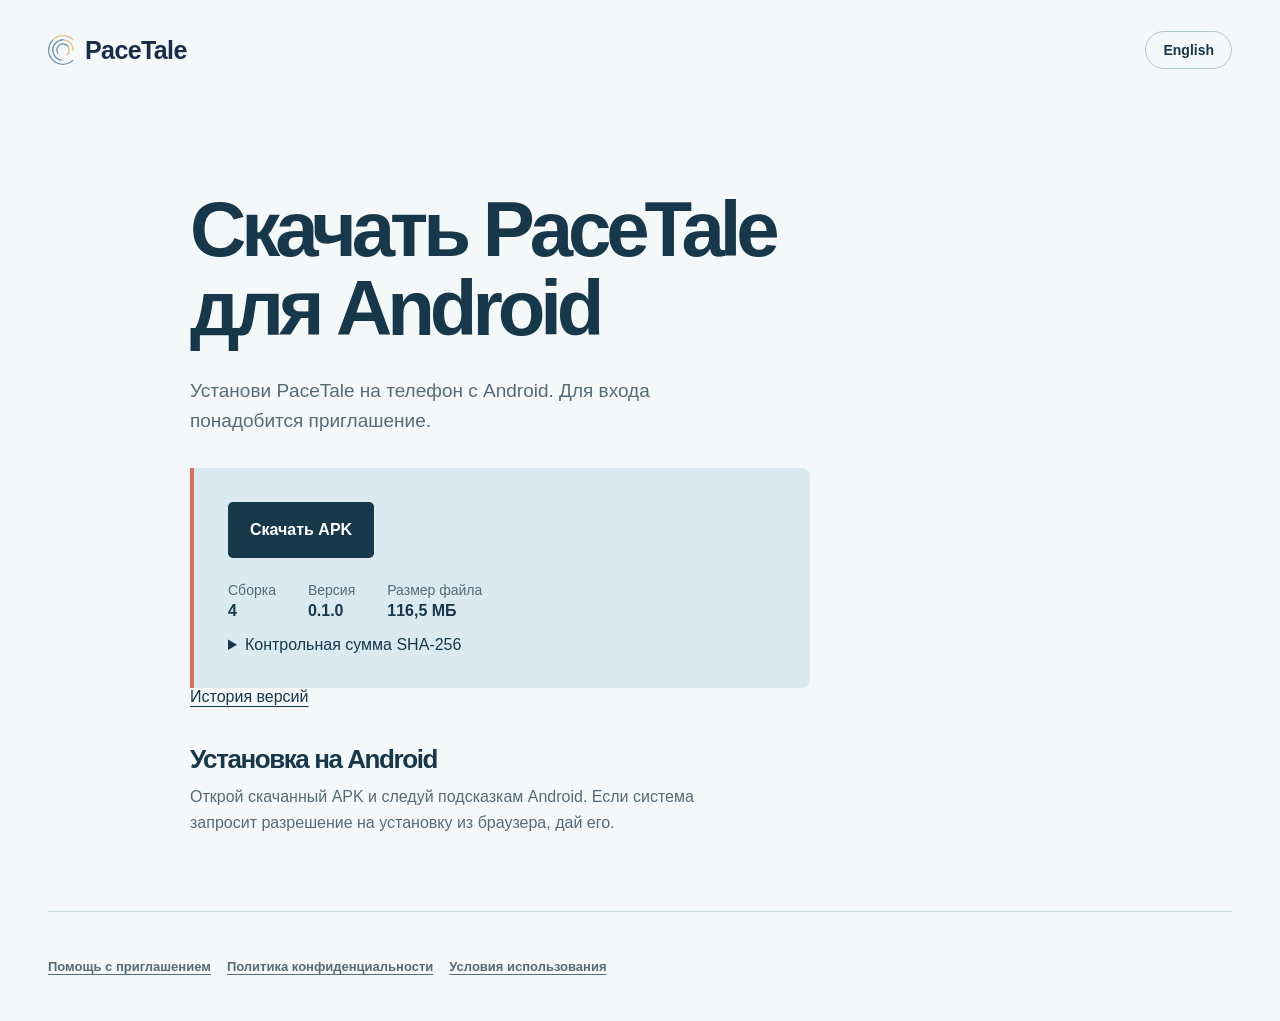
<file: download/ru.html>
<!doctype html>
<html lang="ru">
  <head>
    <meta charset="utf-8" />
    <meta name="viewport" content="width=device-width, initial-scale=1" />
    <title>Скачать PaceTale для Android</title>
    <link rel="icon" href="../assets/pacetale-mark.svg" type="image/svg+xml" />
    <link rel="stylesheet" href="../style.css" />
    <script type="module" src="release.js"></script>
  </head>
  <body>
    <header class="header wrap">
      <a class="logo" href="../ru.html">
        <img
          class="logo-mark"
          src="../assets/pacetale-mark.svg"
          alt=""
          width="30"
          height="30"
        />
        PaceTale
      </a>
      <nav aria-label="Язык">
        <a class="language" href="index.html" lang="en" hreflang="en"
          >English</a
        >
      </nav>
    </header>
    <main class="download-page wrap">
      <h1>Скачать PaceTale для Android</h1>
      <p class="lead">
        Установи PaceTale на телефон с Android. Для входа понадобится
        приглашение.
      </p>
      <section class="download-release" aria-label="APK">
        <p class="download-status" role="status">
          APK пока недоступен. Следующая сборка появится на этой странице.
        </p>
        <div class="download-ready" hidden>
          <a class="button download-button" referrerpolicy="no-referrer"
            >Скачать APK</a
          >
          <dl class="download-meta">
            <div hidden data-build-row>
              <dt>Сборка</dt>
              <dd data-release="build"></dd>
            </div>
            <div>
              <dt>Версия</dt>
              <dd data-release="version"></dd>
            </div>
            <div>
              <dt>Размер файла</dt>
              <dd data-release="size"></dd>
            </div>
          </dl>
          <details class="download-checksum">
            <summary>Контрольная сумма SHA-256</summary>
            <code data-release="sha256"></code>
          </details>
        </div>
      </section>
      <p class="download-history">
        <a data-release-history href="../changelog/ru.html">История версий</a>
      </p>
      <section class="download-install" hidden>
        <h2>Установка на Android</h2>
        <p>
          Открой скачанный APK и следуй подсказкам Android. Если система
          запросит разрешение на установку из браузера, дай его.
        </p>
      </section>
    </main>
    <footer class="wrap footer registration-footer">
      <nav class="footer-links" aria-label="Полезные ссылки">
        <a href="../register.ru.html">Помощь с приглашением</a>
        <a href="../privacy/ru.html">Политика конфиденциальности</a>
        <a href="../terms/ru.html">Условия использования</a>
      </nav>
    </footer>
  </body>
</html>
</file>
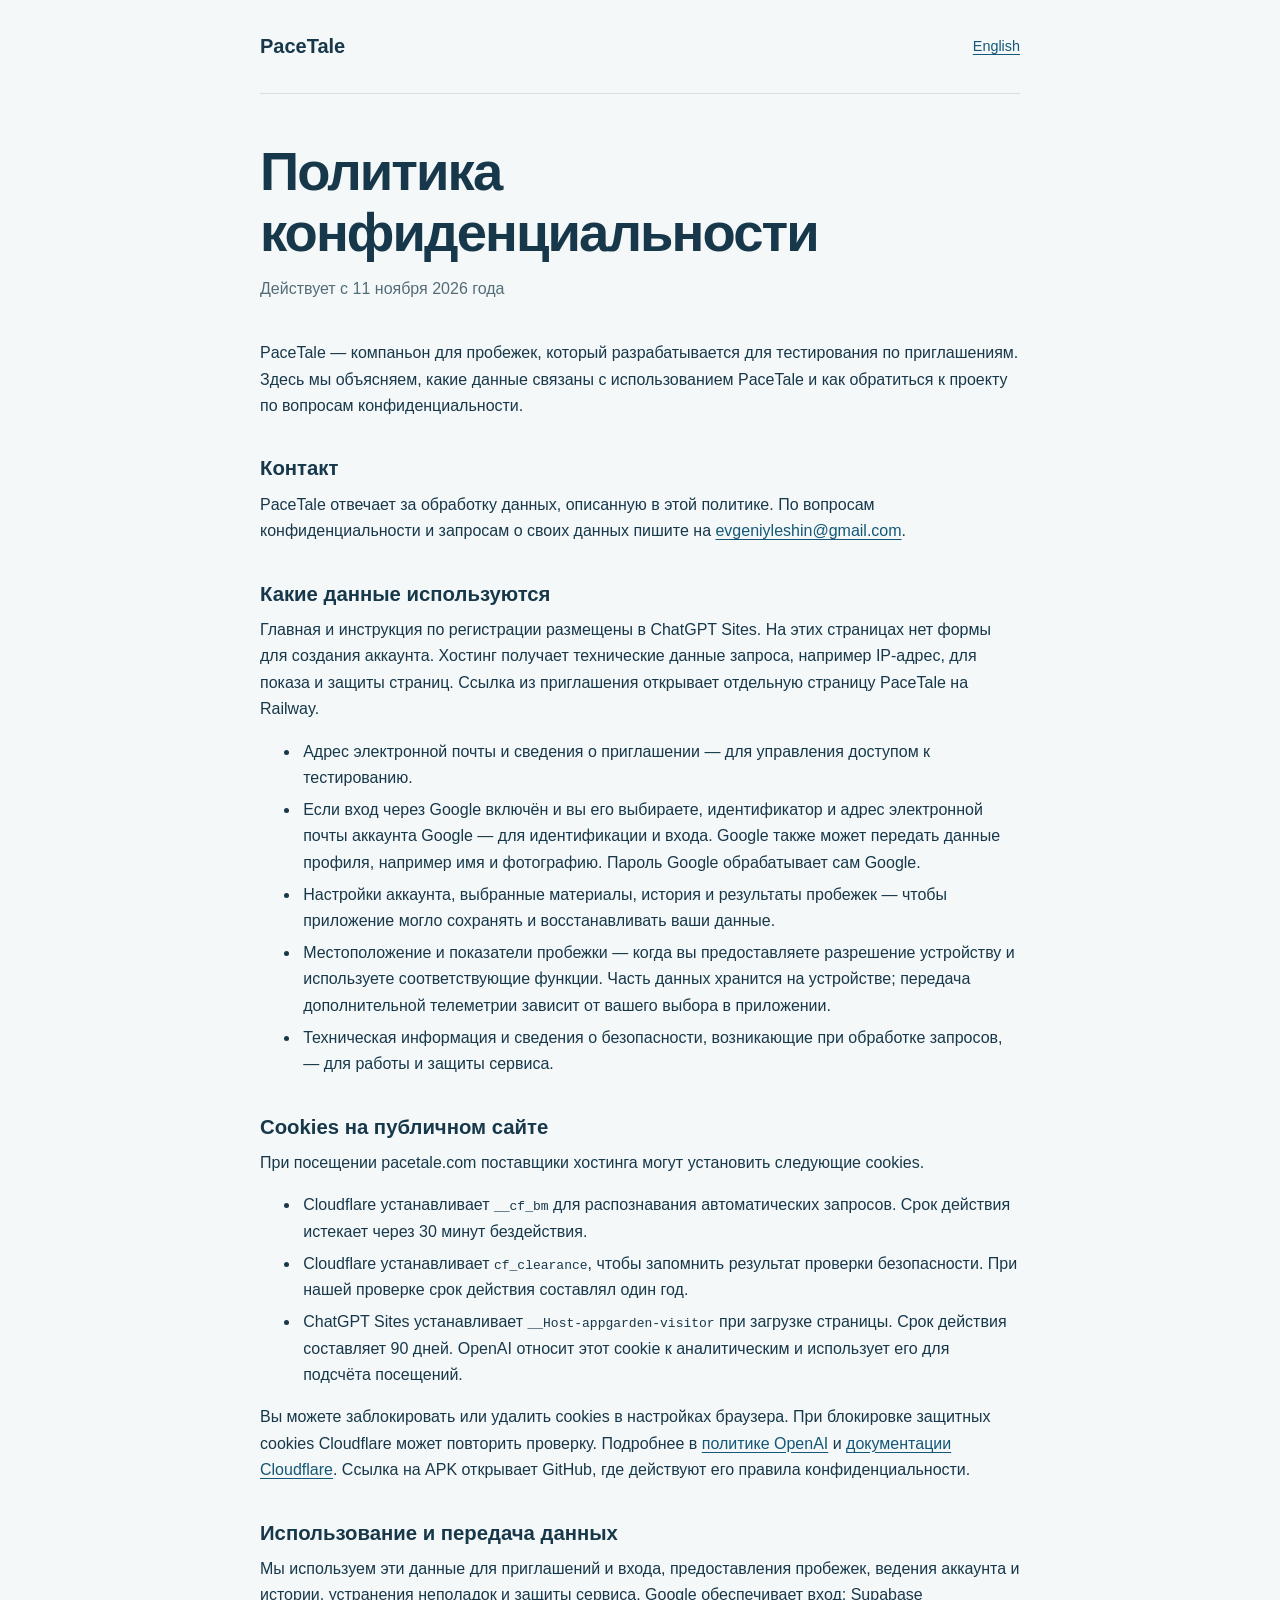
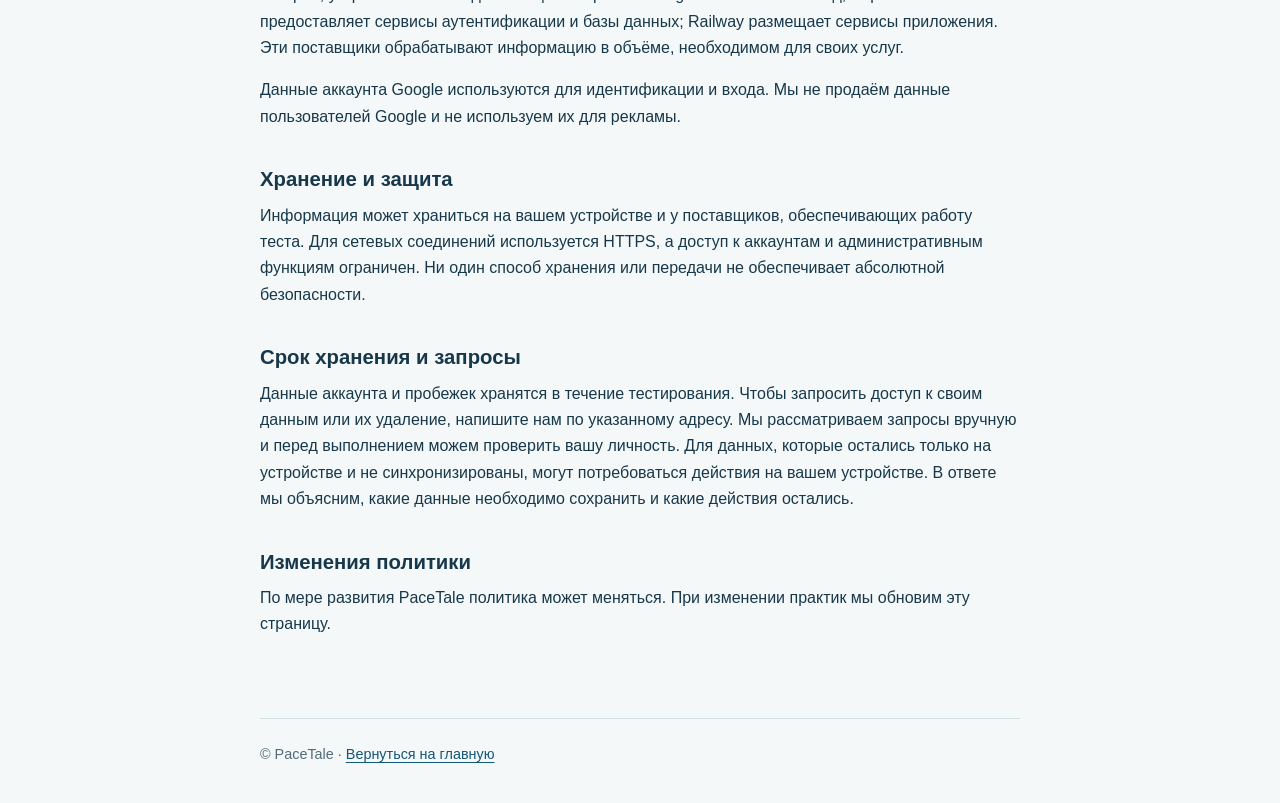
<file: privacy/ru.html>
<!doctype html>
<html lang="ru">
  <head>
    <meta charset="utf-8" />
    <meta name="viewport" content="width=device-width, initial-scale=1" />
    <title>Политика конфиденциальности — PaceTale</title>
    <link rel="stylesheet" href="style.css" />
  </head>
  <body>
    <header>
      <a class="brand" href="../ru.html">PaceTale</a
      ><a class="language" href="index.html" hreflang="en">English</a>
    </header>
    <main>
      <h1>Политика конфиденциальности</h1>
      <p class="updated">Действует с 11 ноября 2026 года</p>
      <p>
        PaceTale — компаньон для пробежек, который разрабатывается для
        тестирования по приглашениям. Здесь мы объясняем, какие данные связаны с
        использованием PaceTale и как обратиться к проекту по вопросам
        конфиденциальности.
      </p>
      <h2>Контакт</h2>
      <p>
        PaceTale отвечает за обработку данных, описанную в этой политике. По
        вопросам конфиденциальности и запросам о своих данных пишите на
        <a href="mailto:evgeniyleshin@gmail.com">evgeniyleshin@gmail.com</a>.
      </p>
      <h2>Какие данные используются</h2>
      <p>
        Главная и инструкция по регистрации размещены в ChatGPT Sites. На этих
        страницах нет формы для создания аккаунта. Хостинг получает технические
        данные запроса, например IP-адрес, для показа и защиты страниц. Ссылка
        из приглашения открывает отдельную страницу PaceTale на Railway.
      </p>
      <ul>
        <li>
          Адрес электронной почты и сведения о приглашении — для управления
          доступом к тестированию.
        </li>
        <li>
          Если вход через Google включён и вы его выбираете, идентификатор и
          адрес электронной почты аккаунта Google — для идентификации и входа.
          Google также может передать данные профиля, например имя и фотографию.
          Пароль Google обрабатывает сам Google.
        </li>
        <li>
          Настройки аккаунта, выбранные материалы, история и результаты пробежек
          — чтобы приложение могло сохранять и восстанавливать ваши данные.
        </li>
        <li>
          Местоположение и показатели пробежки — когда вы предоставляете
          разрешение устройству и используете соответствующие функции. Часть
          данных хранится на устройстве; передача дополнительной телеметрии
          зависит от вашего выбора в приложении.
        </li>
        <li>
          Техническая информация и сведения о безопасности, возникающие при
          обработке запросов, — для работы и защиты сервиса.
        </li>
      </ul>
      <h2 id="cookies">Cookies на публичном сайте</h2>
      <p>
        При посещении pacetale.com поставщики хостинга могут установить
        следующие cookies.
      </p>
      <ul>
        <li>
          Cloudflare устанавливает <code>__cf_bm</code> для распознавания
          автоматических запросов. Срок действия истекает через 30 минут
          бездействия.
        </li>
        <li>
          Cloudflare устанавливает <code>cf_clearance</code>, чтобы запомнить
          результат проверки безопасности. При нашей проверке срок действия
          составлял один год.
        </li>
        <li>
          ChatGPT Sites устанавливает <code>__Host-appgarden-visitor</code> при
          загрузке страницы. Срок действия составляет 90 дней. OpenAI относит
          этот cookie к аналитическим и использует его для подсчёта посещений.
        </li>
      </ul>
      <p>
        Вы можете заблокировать или удалить cookies в настройках браузера. При
        блокировке защитных cookies Cloudflare может повторить проверку.
        Подробнее в
        <a href="https://openai.com/policies/cookie-policy/">политике OpenAI</a>
        и
        <a
          href="https://developers.cloudflare.com/fundamentals/reference/policies-compliances/cloudflare-cookies/"
          >документации Cloudflare</a
        >. Ссылка на APK открывает GitHub, где действуют его правила
        конфиденциальности.
      </p>
      <h2>Использование и передача данных</h2>
      <p>
        Мы используем эти данные для приглашений и входа, предоставления
        пробежек, ведения аккаунта и истории, устранения неполадок и защиты
        сервиса. Google обеспечивает вход; Supabase предоставляет сервисы
        аутентификации и базы данных; Railway размещает сервисы приложения. Эти
        поставщики обрабатывают информацию в объёме, необходимом для своих
        услуг.
      </p>
      <p>
        Данные аккаунта Google используются для идентификации и входа. Мы не
        продаём данные пользователей Google и не используем их для рекламы.
      </p>
      <h2>Хранение и защита</h2>
      <p>
        Информация может храниться на вашем устройстве и у поставщиков,
        обеспечивающих работу теста. Для сетевых соединений используется HTTPS,
        а доступ к аккаунтам и административным функциям ограничен. Ни один
        способ хранения или передачи не обеспечивает абсолютной безопасности.
      </p>
      <h2>Срок хранения и запросы</h2>
      <p>
        Данные аккаунта и пробежек хранятся в течение тестирования. Чтобы
        запросить доступ к своим данным или их удаление, напишите нам по
        указанному адресу. Мы рассматриваем запросы вручную и перед выполнением
        можем проверить вашу личность. Для данных, которые остались только на
        устройстве и не синхронизированы, могут потребоваться действия на вашем
        устройстве. В ответе мы объясним, какие данные необходимо сохранить и
        какие действия остались.
      </p>
      <h2>Изменения политики</h2>
      <p>
        По мере развития PaceTale политика может меняться. При изменении практик
        мы обновим эту страницу.
      </p>
    </main>
    <footer>© PaceTale · <a href="../ru.html">Вернуться на главную</a></footer>
  </body>
</html>
</file>
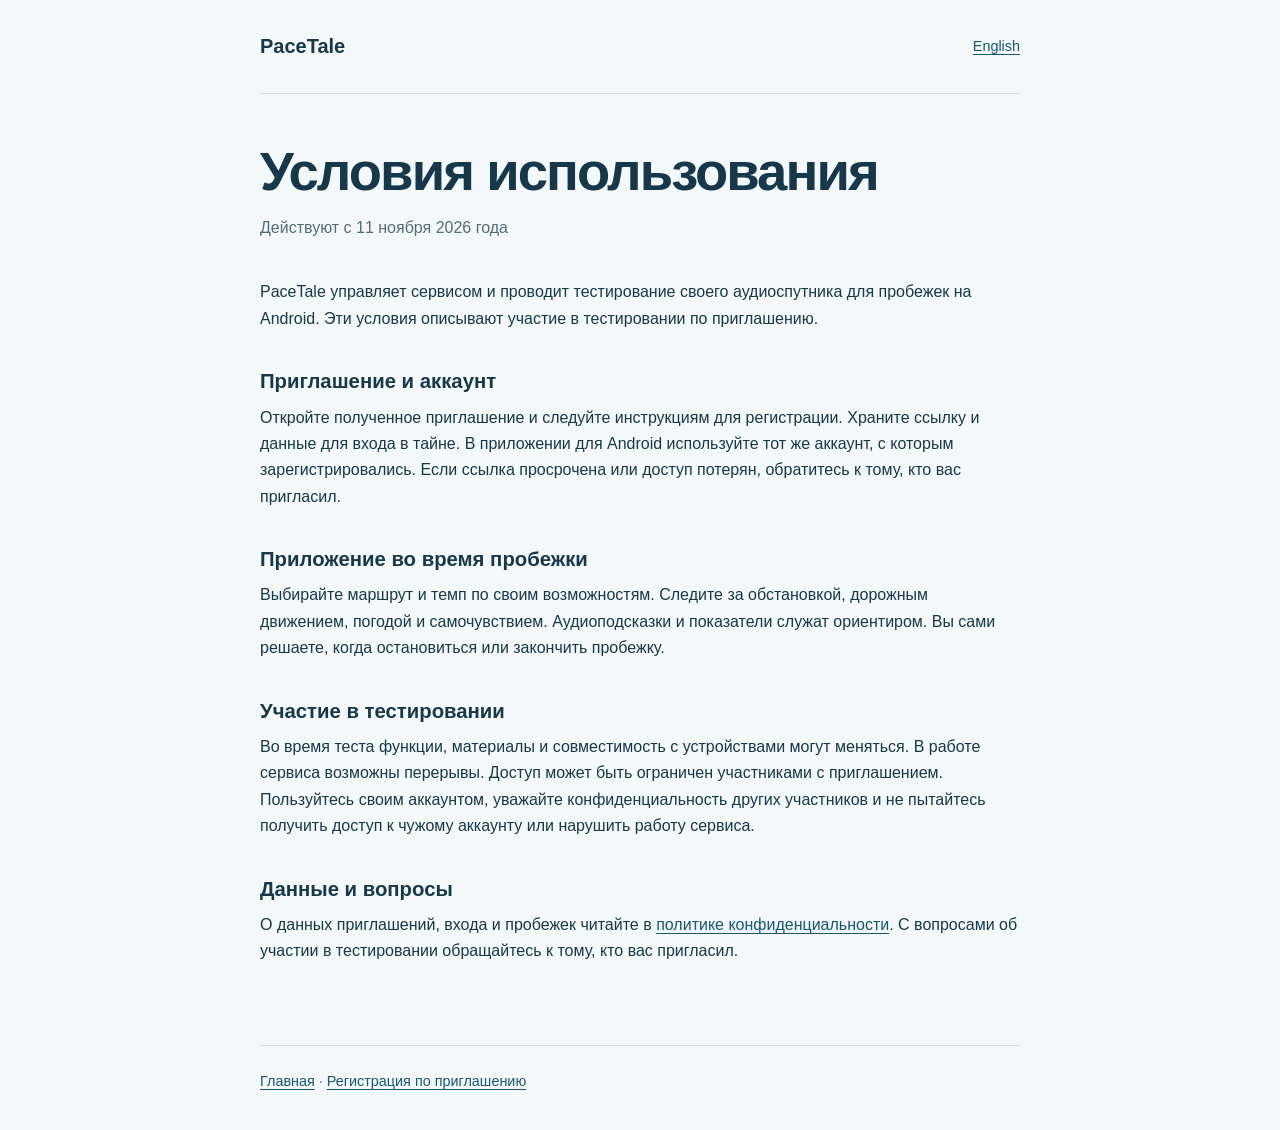
<file: terms/ru.html>
<!doctype html>
<html lang="ru">
  <head>
    <meta charset="utf-8" />
    <meta name="viewport" content="width=device-width, initial-scale=1" />
    <title>Условия использования · PaceTale</title>
    <link rel="icon" href="../assets/pacetale-mark.svg" type="image/svg+xml" />
    <link rel="stylesheet" href="../privacy/style.css" />
  </head>
  <body>
    <header>
      <a class="brand" href="../ru.html">PaceTale</a>
      <a class="language" href="index.html" lang="en" hreflang="en">English</a>
    </header>
    <main>
      <h1>Условия использования</h1>
      <p class="updated">Действуют с 11 ноября 2026 года</p>
      <p>
        PaceTale управляет сервисом и проводит тестирование своего аудиоспутника
        для пробежек на Android. Эти условия описывают участие в тестировании по
        приглашению.
      </p>
      <h2>Приглашение и аккаунт</h2>
      <p>
        Откройте полученное приглашение и следуйте инструкциям для регистрации.
        Храните ссылку и данные для входа в тайне. В приложении для Android
        используйте тот же аккаунт, с которым зарегистрировались. Если ссылка
        просрочена или доступ потерян, обратитесь к тому, кто вас пригласил.
      </p>
      <h2>Приложение во время пробежки</h2>
      <p>
        Выбирайте маршрут и темп по своим возможностям. Следите за обстановкой,
        дорожным движением, погодой и самочувствием. Аудиоподсказки и показатели
        служат ориентиром. Вы сами решаете, когда остановиться или закончить
        пробежку.
      </p>
      <h2>Участие в тестировании</h2>
      <p>
        Во время теста функции, материалы и совместимость с устройствами могут
        меняться. В работе сервиса возможны перерывы. Доступ может быть
        ограничен участниками с приглашением. Пользуйтесь своим аккаунтом,
        уважайте конфиденциальность других участников и не пытайтесь получить
        доступ к чужому аккаунту или нарушить работу сервиса.
      </p>
      <h2>Данные и вопросы</h2>
      <p>
        О данных приглашений, входа и пробежек читайте в
        <a href="../privacy/ru.html">политике конфиденциальности</a>. С
        вопросами об участии в тестировании обращайтесь к тому, кто вас
        пригласил.
      </p>
    </main>
    <footer>
      <a href="../ru.html">Главная</a> ·
      <a href="../register.ru.html">Регистрация по приглашению</a>
    </footer>
  </body>
</html>
</file>
<file: style.css>
:root {
  --ink: #17384b;
  --muted: #536c79;
  --paper: #f5f8f8;
  --coral: #db6f58;
  --blue: #dbeaf0;
  --dark: #163c50;
}
* {
  box-sizing: border-box;
}
html {
  scroll-behavior: smooth;
}
body {
  margin: 0;
  background: var(--paper);
  color: var(--ink);
  font-family: 'Trebuchet MS', Arial, sans-serif;
}
a {
  color: inherit;
  text-decoration: none;
}
a:focus-visible {
  outline: 3px solid var(--coral);
  outline-offset: 5px;
}
.wrap {
  width: min(1360px, calc(100% - 96px));
  margin: auto;
}
.header {
  height: 100px;
  display: flex;
  align-items: center;
  justify-content: space-between;
}
.logo {
  display: inline-flex;
  align-items: center;
  gap: 7px;
  color: #172d49;
  font-size: 25px;
  font-weight: 700;
  letter-spacing: -0.6px;
  white-space: nowrap;
}
.logo-mark {
  display: block;
  flex: none;
}
nav {
  display: flex;
  align-items: center;
  gap: 42px;
  font-size: 14px;
  font-weight: 700;
}
.language {
  border: 1px solid #b4c8cf;
  border-radius: 30px;
  padding: 10px 17px;
}
.hero {
  min-height: 610px;
  display: grid;
  grid-template-columns: 1fr 1.08fr;
  position: relative;
  align-items: stretch;
}
.hero-copy {
  padding: 78px 55px 80px 0;
  align-self: center;
}
.status {
  display: flex;
  align-items: center;
  gap: 10px;
  color: var(--muted);
  font-size: 13px;
  font-weight: 700;
}
.status span {
  width: 8px;
  height: 8px;
  background: var(--coral);
  border-radius: 50%;
}
h1,
h2,
h3,
p,
blockquote {
  margin: 0;
}
h1 {
  font-size: clamp(53px, 6.1vw, 91px);
  letter-spacing: -0.065em;
  line-height: 1.02;
  max-width: 700px;
  margin: 27px 0;
}
.lead {
  font-size: 19px;
  line-height: 1.6;
  color: var(--muted);
  max-width: 480px;
}
.button {
  display: inline-flex;
  gap: 35px;
  align-items: center;
  background: var(--ink);
  color: white;
  padding: 19px 22px;
  border-radius: 5px;
  margin-top: 35px;
  font-size: 14px;
  font-weight: 700;
}
.button span {
  font-size: 20px;
}
.hero-image {
  min-height: 590px;
  position: relative;
  overflow: hidden;
  border-radius: 180px 8px 8px 8px;
}
.hero-image img {
  width: 100%;
  height: 100%;
  position: absolute;
  object-fit: cover;
  object-position: 34% center;
}
.image-caption {
  position: absolute;
  bottom: 25px;
  left: 25px;
  right: 25px;
  background: rgba(255, 255, 255, 0.92);
  padding: 17px 20px;
  display: flex;
  align-items: center;
  gap: 15px;
  font-size: 13px;
  font-weight: 700;
  border-radius: 4px;
}
.sound {
  color: var(--coral);
  font-size: 20px;
  letter-spacing: 2px;
}
.hero-index {
  position: absolute;
  bottom: 15px;
  left: 0;
  color: #95aab3;
  font-size: 12px;
}
.intro {
  display: grid;
  grid-template-columns: 1.1fr 0.7fr;
  gap: 12%;
  padding-top: 150px;
  align-items: end;
}
.section-kicker {
  font-size: 14px;
  font-weight: 700;
  color: var(--coral);
  margin-bottom: 22px;
}
h2 {
  font-size: clamp(39px, 4.6vw, 66px);
  line-height: 1.07;
  letter-spacing: -0.055em;
  max-width: 700px;
}
.intro-copy,
.closing-action p {
  font-size: 18px;
  line-height: 1.65;
  color: var(--muted);
}
.steps {
  display: grid;
  grid-template-columns: repeat(3, 1fr);
  gap: 45px;
  padding-top: 80px;
  padding-bottom: 145px;
}
.steps article {
  border-top: 1px solid #adc2ca;
  padding-top: 22px;
}
.steps span {
  font-size: 13px;
  color: var(--coral);
  font-weight: 700;
}
.steps h3 {
  font-size: 23px;
  letter-spacing: -0.03em;
  margin: 34px 0 13px;
}
.steps p {
  max-width: 330px;
  font-size: 16px;
  line-height: 1.65;
  color: var(--muted);
}
.statement {
  background: var(--dark);
  color: #f2f8f8;
}
.statement-inner {
  position: relative;
  padding: 125px 0 135px;
}
.statement blockquote {
  position: relative;
  font-size: clamp(40px, 5.5vw, 76px);
  font-weight: 700;
  letter-spacing: -0.055em;
  line-height: 1.08;
  max-width: 850px;
}
.statement p {
  position: relative;
  margin-top: 25px;
  color: #b7cbd2;
  font-size: 18px;
}
.route {
  position: absolute;
  right: 0;
  top: 65px;
  width: 40%;
  color: #df8e75;
  opacity: 0.8;
}
.closing {
  display: grid;
  grid-template-columns: 1fr 0.6fr;
  gap: 15%;
  align-items: end;
  padding-top: 130px;
  padding-bottom: 130px;
}
.footer {
  border-top: 1px solid #c8d9dd;
  min-height: 110px;
  display: flex;
  justify-content: space-between;
  align-items: center;
  gap: 20px;
}
.footer p,
.footer-links {
  font-size: 13px;
  color: var(--muted);
}
.footer-links {
  display: flex;
  flex-wrap: wrap;
  gap: 16px;
}
.footer-links a {
  text-decoration: underline;
  text-underline-offset: 3px;
}
.registration-footer {
  justify-content: flex-start;
}
.closing-action .button {
  margin-top: 20px;
}
.registration {
  display: grid;
  grid-template-columns: 1fr 0.78fr;
  align-items: start;
  gap: clamp(38px, 8vw, 115px);
  padding-block: clamp(54px, 10vw, 140px);
}
.registration h1 {
  margin: 0 0 24px;
  font-size: clamp(42px, 5.5vw, 78px);
  overflow-wrap: anywhere;
}
.registration-details {
  padding: clamp(24px, 4vw, 52px);
  border-top: 4px solid #d6a74e;
  background: #eaf2f5;
  border-radius: 0 0 8px 8px;
}
.registration-details h2 {
  font-size: clamp(23px, 3vw, 34px);
  letter-spacing: -0.04em;
}
.registration-details p {
  margin-top: 12px;
  color: var(--muted);
  line-height: 1.6;
}
.registration-details section + section {
  margin-top: 24px;
  padding-top: 24px;
  border-top: 1px solid #b4c8cf;
}
.registration-back {
  display: inline-block;
  margin-top: 28px;
  text-decoration: underline;
  text-underline-offset: 4px;
}
@media (max-width: 800px) {
  .wrap {
    width: min(100% - 40px, 600px);
  }
  .header {
    height: 78px;
  }
  nav {
    gap: 16px;
    font-size: 13px;
  }
  .hero {
    display: flex;
    flex-direction: column;
  }
  .hero-copy {
    padding: 38px 0 45px;
  }
  h1 {
    font-size: clamp(48px, 11vw, 72px);
  }
  .lead {
    font-size: 17px;
  }
  .hero-image {
    min-height: 440px;
    border-radius: 100px 6px 6px 6px;
  }
  .hero-index {
    display: none;
  }
  .intro {
    display: block;
    padding-top: 90px;
  }
  .intro-copy {
    margin-top: 25px;
  }
  .steps {
    grid-template-columns: 1fr;
    gap: 32px;
    padding: 60px 0 90px;
  }
  .steps h3 {
    margin-top: 20px;
  }
  .statement-inner {
    padding: 90px 0;
  }
  .route {
    width: 70%;
    top: 20px;
    opacity: 0.3;
  }
  .closing {
    display: block;
    padding: 90px 0;
  }
  .registration {
    grid-template-columns: minmax(0, 1fr);
  }
  .closing-action {
    margin-top: 25px;
  }
  .footer {
    flex-wrap: wrap;
    padding: 25px 0;
  }
  .footer p {
    order: 3;
    width: 100%;
  }
}
@media (max-width: 630px) {
  .header nav > a[href='#how'] {
    display: none;
  }
  .header nav {
    flex-wrap: wrap;
    justify-content: flex-end;
    row-gap: 6px;
  }
}
@media (max-width: 380px) {
  .header nav {
    gap: 8px;
  }
  .language {
    padding-inline: 9px;
  }
  .header .logo {
    font-size: 20px;
    gap: 4px;
  }
  .header .logo-mark {
    width: 25px;
    height: 25px;
  }
  .hero-image {
    min-height: 350px;
  }
}
@media (prefers-reduced-motion: reduce) {
  html {
    scroll-behavior: auto;
  }
}

.download-page {
  max-width: 900px;
  padding-block: clamp(28px, 7vw, 96px) 76px;
}
.download-page h1 {
  margin-top: 0;
  font-size: clamp(42px, 8vw, 78px);
}
.download-release {
  max-width: 620px;
  margin-top: 32px;
  padding: clamp(20px, 5vw, 34px);
  background: var(--blue);
  border-inline-start: 4px solid var(--coral);
  border-radius: 0 8px 8px 0;
}
.download-status,
.download-install p {
  line-height: 1.6;
}
.download-button {
  margin-top: 0;
  font-size: 16px;
}
.download-meta {
  display: flex;
  flex-wrap: wrap;
  gap: 12px 32px;
  margin: 24px 0 16px;
}
.download-meta dt {
  color: var(--muted);
  font-size: 14px;
}
.download-meta dd {
  margin: 4px 0 0;
  font-weight: 700;
}
.download-checksum summary {
  cursor: pointer;
  width: fit-content;
}
.download-checksum summary:focus-visible {
  outline: 3px solid var(--coral);
  outline-offset: 5px;
}
.download-checksum code {
  display: block;
  margin-top: 10px;
  overflow-wrap: anywhere;
}
.download-install {
  max-width: 560px;
  margin-top: 40px;
}
.download-install h2 {
  font-size: 26px;
  margin-bottom: 10px;
}
.download-install p {
  color: var(--muted);
}

.download-history a {
  text-decoration: underline;
  text-underline-offset: 4px;
}

.changelog-entries {
  max-width: 680px;
  margin-top: 44px;
}

.changelog-entry {
  padding-block: 24px 32px;
  border-top: 1px solid var(--muted);
  scroll-margin-top: 24px;
}

.changelog-entry time,
.changelog-details {
  color: var(--muted);
}

.changelog-entry h2 {
  margin: 8px 0 4px;
  font-size: clamp(28px, 5vw, 42px);
}

.changelog-details {
  margin: 0;
}

.changelog-entry ul {
  padding-inline-start: 1.25em;
  line-height: 1.6;
}
</file>
<file: privacy/style.css>
:root {
  color-scheme: light;
  --ink: #17384b;
  --muted: #536c79;
  --paper: #f5f8f8;
  --gold: #bf8e32;
  --line: #d4e0e3;
}
* {
  box-sizing: border-box;
}
body {
  margin: 0;
  background: var(--paper);
  color: var(--ink);
  font-family: 'Trebuchet MS', Arial, sans-serif;
  line-height: 1.65;
}
a {
  color: #145777;
  text-underline-offset: 0.18em;
  overflow-wrap: anywhere;
}
a:focus-visible {
  outline: 3px solid var(--gold);
  outline-offset: 4px;
}
header,
main,
footer {
  width: min(760px, calc(100% - 48px));
  margin-inline: auto;
}
header {
  padding: 30px 0;
  display: flex;
  justify-content: space-between;
  align-items: center;
  gap: 20px;
  border-bottom: 1px solid var(--line);
}
.brand {
  color: var(--ink);
  font-size: 1.25rem;
  font-weight: 700;
  text-decoration: none;
}
.language {
  font-size: 0.9rem;
}
main {
  padding: 48px 0 64px;
}
h1 {
  font-size: clamp(2.15rem, 5vw, 3.4rem);
  line-height: 1.12;
  letter-spacing: -0.035em;
  margin: 0 0 12px;
}
.updated {
  color: var(--muted);
  margin: 0 0 38px;
}
h2 {
  font-size: 1.27rem;
  line-height: 1.3;
  margin: 36px 0 10px;
}
p,
ul {
  margin: 0 0 1em;
}
li {
  padding-left: 0.2em;
  margin-bottom: 0.35em;
}
footer {
  border-top: 1px solid var(--line);
  padding: 24px 0 36px;
  color: var(--muted);
  font-size: 0.9rem;
}
@media (max-width: 480px) {
  header,
  main,
  footer {
    width: calc(100% - 36px);
  }
  main {
    padding-top: 36px;
  }
}
@media (max-width: 420px) {
  h1 {
    font-size: clamp(1.65rem, 6.7vw, 2.15rem);
    overflow-wrap: anywhere;
  }
}
</file>
